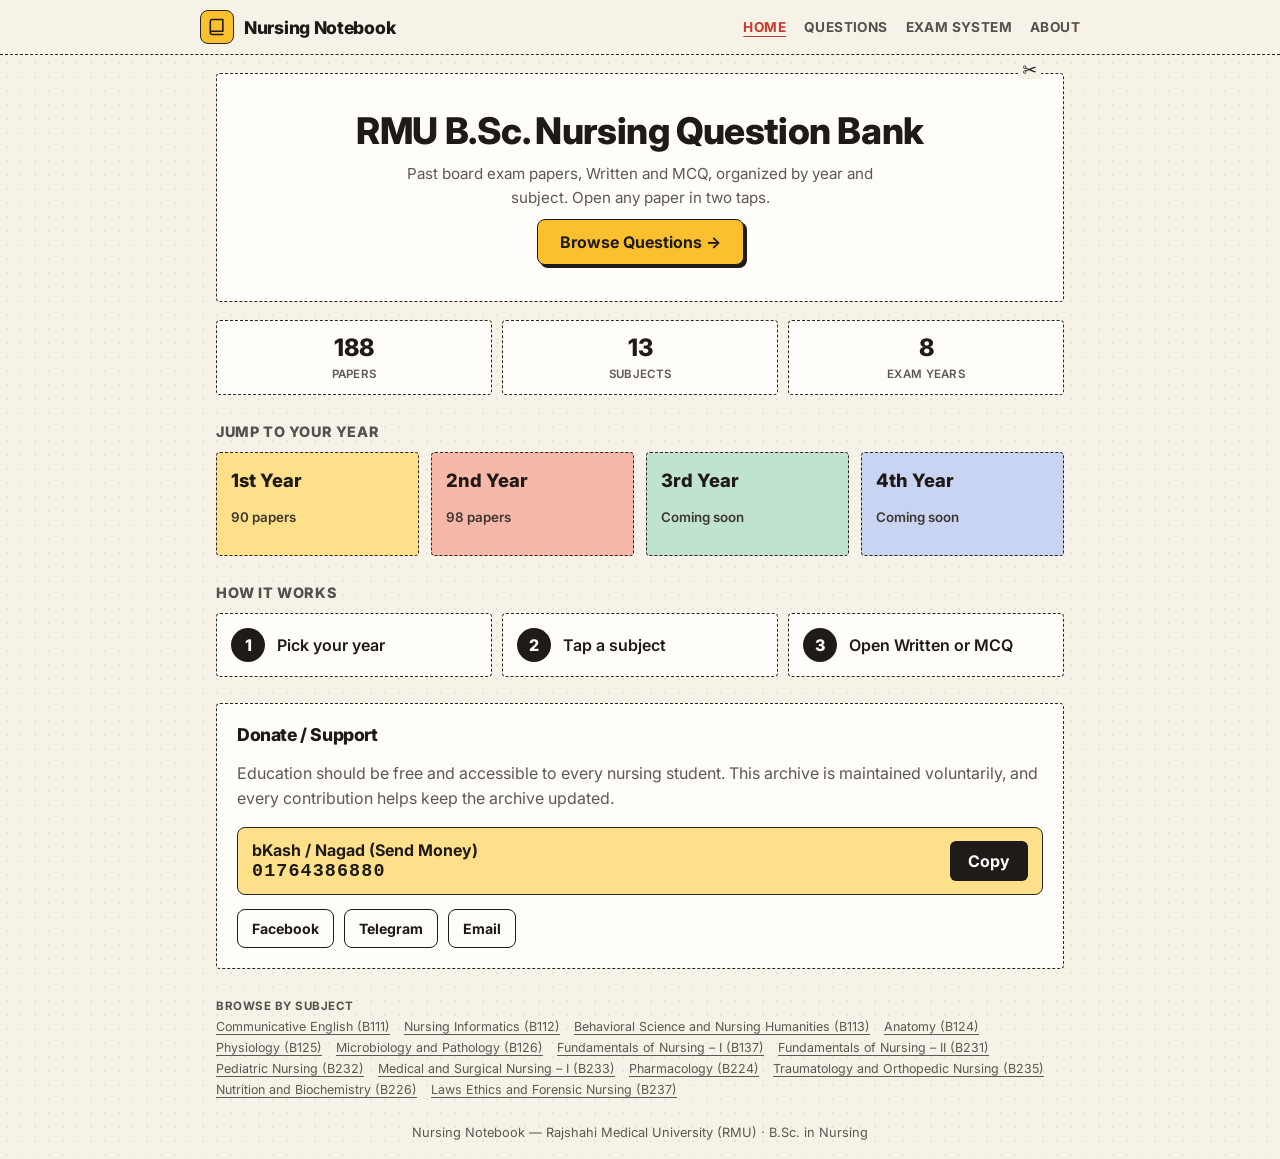
<file: index.html>
<!DOCTYPE html><html lang="en"><head><meta charset="UTF-8"><meta name="viewport" content="width=device-width,initial-scale=1,viewport-fit=cover"><meta name="theme-color" content="#f7f2e7">
<!--SEO--><title>Nursing Notebook | RMU B.Sc. Nursing Question Bank (Written &amp; MCQ)</title><meta name="description" content="Free RMU B.Sc. in Nursing past question papers: 188 Written and MCQ papers, 2018 to 2025, sorted by year and subject with BNMC subject codes."><link rel="canonical" href="https://nursing-notebook.vercel.app/"><meta property="og:type" content="website"><meta property="og:site_name" content="Nursing Notebook"><meta property="og:title" content="Nursing Notebook | RMU B.Sc. Nursing Question Bank (Written &amp; MCQ)"><meta property="og:description" content="Free RMU B.Sc. in Nursing past question papers: 188 Written and MCQ papers, 2018 to 2025, sorted by year and subject with BNMC subject codes."><meta property="og:url" content="https://nursing-notebook.vercel.app/"><meta name="twitter:card" content="summary"><!--/SEO-->

<link rel="preconnect" href="https://fonts.googleapis.com"><link rel="preconnect" href="https://fonts.gstatic.com" crossorigin><link href="https://fonts.googleapis.com/css2?family=Inter:wght@400;500;600;700;800&display=swap" rel="stylesheet"><link rel="stylesheet" href="style.css"></head><body>
<header class="top"><div class="top-in"><a class="brand" href="#home"><span class="mark"><svg viewBox="0 0 24 24" width="20" height="20" fill="none" stroke="currentColor" stroke-width="1.9" stroke-linecap="round" stroke-linejoin="round" aria-hidden="true"><path d="M4 19V5a2 2 0 0 1 2-2h13v14H6a2 2 0 0 0-2 2z"/><path d="M4 19a2 2 0 0 0 2 2h13"/></svg></span>Nursing Notebook</a>
<nav class="dnav" aria-label="Main"><a href="#home" data-r="home">Home</a><a href="#questions" data-r="questions">Questions</a><a href="exam-system.html">Exam System</a><a href="about.html">About</a></nav></div></header>
<main id="app"><!--SSR--><div class="page"><h1>RMU B.Sc. Nursing Question Bank</h1><p class="sub">Free RMU B.Sc. in Nursing past question papers: 188 Written and MCQ papers, 2018 to 2025, sorted by year and subject with BNMC subject codes.</p><h2 class="sec">1st Year</h2><p><a href="subject/b111.html">Communicative English</a> · <a href="subject/b112.html">Nursing Informatics</a> · <a href="subject/b113.html">Behavioral Science and Nursing Humanities</a> · <a href="subject/b124.html">Anatomy</a> · <a href="subject/b125.html">Physiology</a> · <a href="subject/b126.html">Microbiology and Pathology</a> · <a href="subject/b137.html">Fundamentals of Nursing – I</a></p><h2 class="sec">2nd Year</h2><p><a href="subject/b231.html">Fundamentals of Nursing – II</a> · <a href="subject/b232.html">Pediatric Nursing</a> · <a href="subject/b233.html">Medical and Surgical Nursing – I</a> · <a href="subject/b224.html">Pharmacology</a> · <a href="subject/b235.html">Traumatology and Orthopedic Nursing</a> · <a href="subject/b226.html">Nutrition and Biochemistry</a> · <a href="subject/b237.html">Laws Ethics and Forensic Nursing</a></p><h2 class="sec">3rd Year</h2><p></p><h2 class="sec">4th Year</h2><p></p></div><!--/SSR--></main>
<!--SUBS--><nav class="sublinks" aria-label="Browse by subject"><b>Browse by subject</b><a href="subject/b111.html">Communicative English (B111)</a><a href="subject/b112.html">Nursing Informatics (B112)</a><a href="subject/b113.html">Behavioral Science and Nursing Humanities (B113)</a><a href="subject/b124.html">Anatomy (B124)</a><a href="subject/b125.html">Physiology (B125)</a><a href="subject/b126.html">Microbiology and Pathology (B126)</a><a href="subject/b137.html">Fundamentals of Nursing – I (B137)</a><a href="subject/b231.html">Fundamentals of Nursing – II (B231)</a><a href="subject/b232.html">Pediatric Nursing (B232)</a><a href="subject/b233.html">Medical and Surgical Nursing – I (B233)</a><a href="subject/b224.html">Pharmacology (B224)</a><a href="subject/b235.html">Traumatology and Orthopedic Nursing (B235)</a><a href="subject/b226.html">Nutrition and Biochemistry (B226)</a><a href="subject/b237.html">Laws Ethics and Forensic Nursing (B237)</a></nav><!--/SUBS-->
<footer>Nursing Notebook — Rajshahi Medical University (RMU) · B.Sc. in Nursing</footer>
<nav class="bnav" aria-label="Main"><a href="#home" data-r="home"><span><svg viewBox="0 0 24 24" width="22" height="22" fill="none" stroke="currentColor" stroke-width="1.9" stroke-linecap="round" stroke-linejoin="round" aria-hidden="true"><path d="M3 11l9-8 9 8"/><path d="M5 10v10h14V10"/><path d="M10 20v-6h4v6"/></svg></span>Home</a><a href="#questions" data-r="questions"><span><svg viewBox="0 0 24 24" width="22" height="22" fill="none" stroke="currentColor" stroke-width="1.9" stroke-linecap="round" stroke-linejoin="round" aria-hidden="true"><path d="M14 3H6a1 1 0 0 0-1 1v16a1 1 0 0 0 1 1h12a1 1 0 0 0 1-1V8z"/><path d="M14 3v5h5"/><path d="M9 13h6M9 17h6"/></svg></span>Questions</a><a href="exam-system.html"><span><svg viewBox="0 0 24 24" width="22" height="22" fill="none" stroke="currentColor" stroke-width="1.9" stroke-linecap="round" stroke-linejoin="round" aria-hidden="true"><rect x="6" y="4" width="12" height="17" rx="2"/><path d="M9 4h6v3H9z"/><path d="M9.5 14l2 2 3.5-4"/></svg></span>Exam</a><a href="about.html"><span><svg viewBox="0 0 24 24" width="22" height="22" fill="none" stroke="currentColor" stroke-width="1.9" stroke-linecap="round" stroke-linejoin="round" aria-hidden="true"><circle cx="12" cy="12" r="9"/><path d="M12 11v5"/><path d="M12 8h.01"/></svg></span>About</a></nav>
<div class="toast" id="toast" role="status"></div>
<script src="data.js"></script><script src="app.js"></script></body></html>
</file>
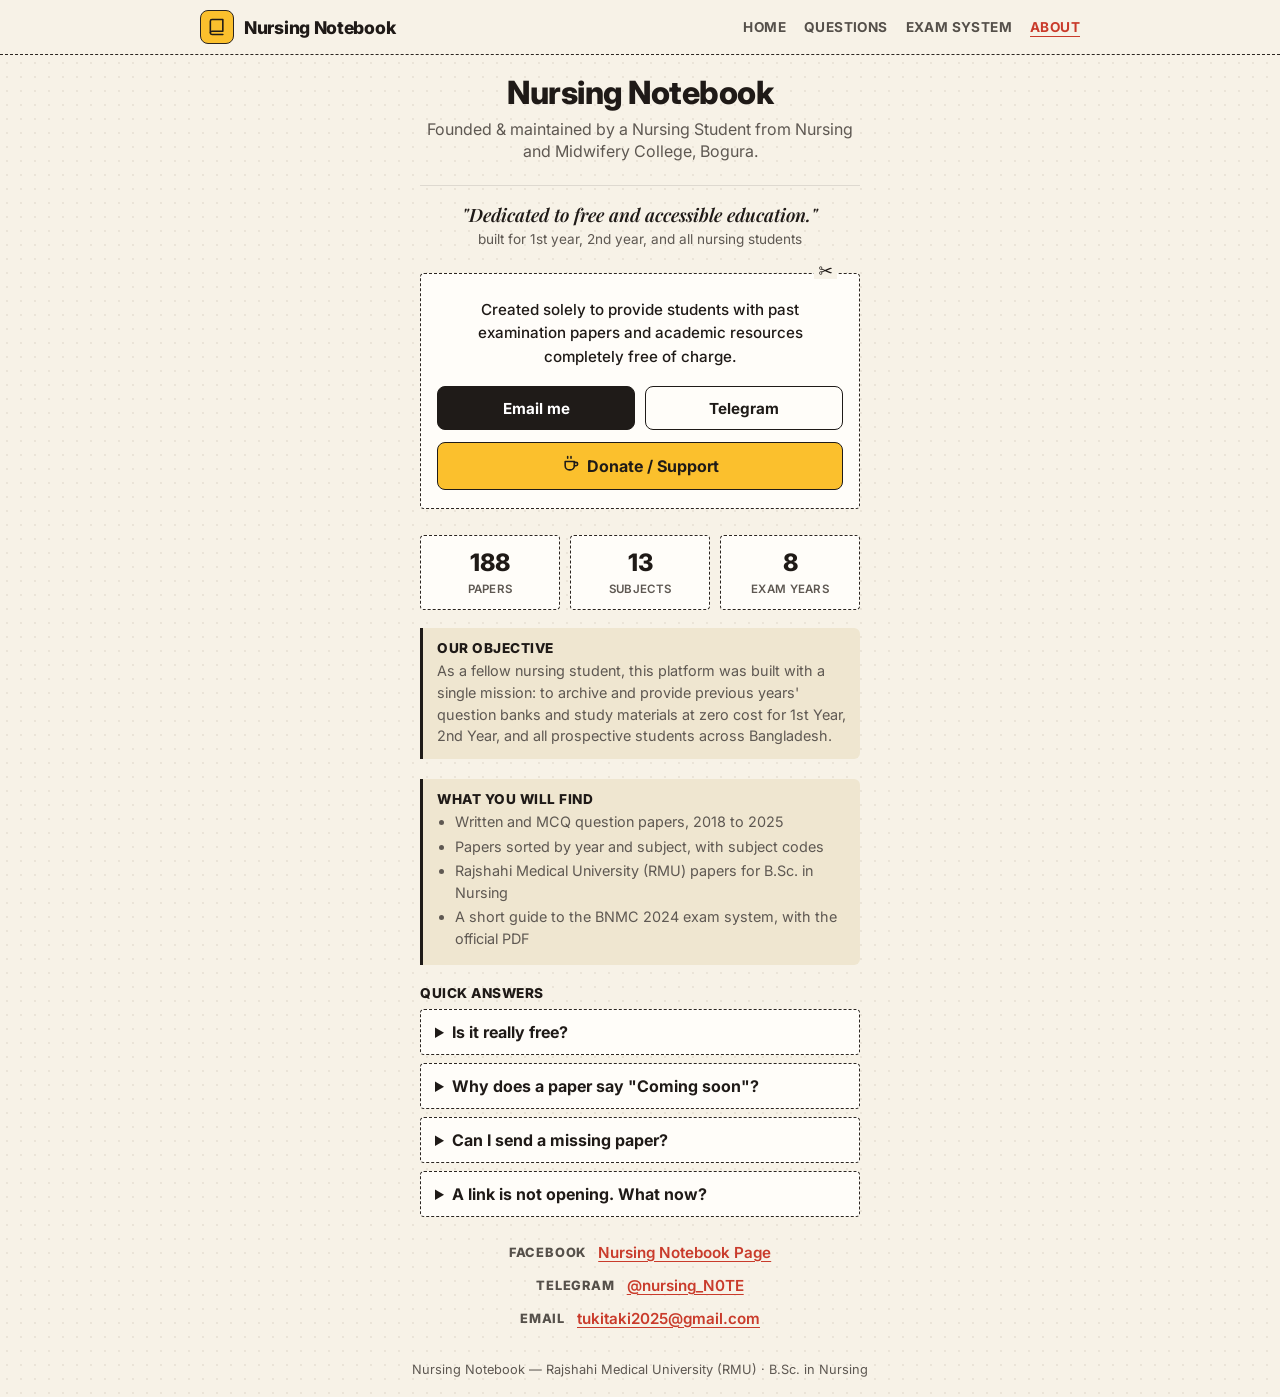
<file: about.html>
<!DOCTYPE html><html lang="en"><head><meta charset="UTF-8"><meta name="viewport" content="width=device-width,initial-scale=1,viewport-fit=cover"><meta name="theme-color" content="#f7f2e7">
<!--SEO--><title>About Nursing Notebook | Free RMU Nursing Question Papers</title><meta name="description" content="About Nursing Notebook: a free archive of RMU B.Sc. Nursing past question papers, by a nursing student from Nursing and Midwifery College, Bogura."><link rel="canonical" href="https://nursing-notebook.vercel.app/about.html"><meta property="og:type" content="website"><meta property="og:site_name" content="Nursing Notebook"><meta property="og:title" content="About Nursing Notebook | Free RMU Nursing Question Papers"><meta property="og:description" content="About Nursing Notebook: a free archive of RMU B.Sc. Nursing past question papers, by a nursing student from Nursing and Midwifery College, Bogura."><meta property="og:url" content="https://nursing-notebook.vercel.app/about.html"><meta name="twitter:card" content="summary"><!--/SEO-->

<link rel="preconnect" href="https://fonts.googleapis.com"><link rel="preconnect" href="https://fonts.gstatic.com" crossorigin><link href="https://fonts.googleapis.com/css2?family=Inter:wght@400;500;600;700;800&family=Playfair+Display:ital,wght@1,600&display=swap" rel="stylesheet"><link rel="stylesheet" href="style.css"></head><body>
<header class="top"><div class="top-in"><a class="brand" href="index.html#home"><span class="mark"><svg viewBox="0 0 24 24" width="20" height="20" fill="none" stroke="currentColor" stroke-width="1.9" stroke-linecap="round" stroke-linejoin="round" aria-hidden="true"><path d="M4 19V5a2 2 0 0 1 2-2h13v14H6a2 2 0 0 0-2 2z"/><path d="M4 19a2 2 0 0 0 2 2h13"/></svg></span>Nursing Notebook</a>
<nav class="dnav" aria-label="Main"><a href="index.html#home">Home</a><a href="index.html#questions">Questions</a><a href="exam-system.html">Exam System</a><a href="about.html" class="on">About</a></nav></div></header>
<main><div class="ab page">
<h1 class="ab-t">Nursing Notebook</h1>
<p class="ab-tag">Founded &amp; maintained by a Nursing Student from Nursing and Midwifery College, Bogura.</p>
<div class="ab-q"><div class="ab-qt">"Dedicated to free and accessible education."</div><div class="ab-qs">built for 1st year, 2nd year, and all nursing students</div></div>
<div class="coupon"><div class="scis">&#9986;</div>
<p class="ab-bio">Created solely to provide students with past examination papers and academic resources completely free of charge.</p>
<div class="ab-row"><a href="mailto:tukitaki2025@gmail.com" class="b-dark">Email me</a><a href="https://t.me/nursing_N0TE" target="_blank" rel="noopener noreferrer" class="b-out">Telegram</a></div>
<button class="b-cof" id="dt" aria-expanded="false" aria-controls="ds"><span><svg viewBox="0 0 24 24" width="20" height="20" fill="none" stroke="currentColor" stroke-width="1.9" stroke-linecap="round" stroke-linejoin="round" aria-hidden="true"><path d="M5 9h11v5a5 5 0 0 1-5 5h-1a5 5 0 0 1-5-5z"/><path d="M16 10h2a2 2 0 0 1 0 4h-2"/><path d="M8 3v2M12 3v2"/></svg></span> Donate / Support</button>
<div class="dsec" id="ds"><div class="sdiv"></div><p class="ab-note">Every contribution helps keep the archive updated.</p>
<div class="sm"><span class="sm-l">bKash / Nagad (Send Money):</span><div class="npill"><span id="num"></span><button class="cbtn" id="cb" aria-label="Copy payment number">Copy</button></div></div>
<span class="cnote" id="cn" role="status">Copied!</span></div></div>
<div class="stats" aria-label="Archive statistics"><div class="stat"><b id="sP">0</b><span>Papers</span></div><div class="stat"><b id="sS">0</b><span>Subjects</span></div><div class="stat"><b id="sY">0</b><span>Exam years</span></div></div>
<div class="purpose"><div class="pt">Our Objective</div><p>As a fellow nursing student, this platform was built with a single mission: to archive and provide previous years' question banks and study materials at zero cost for 1st Year, 2nd Year, and all prospective students across Bangladesh.</p></div>
<div class="purpose"><div class="pt">What You Will Find</div><ul><li>Written and MCQ question papers, 2018 to 2025</li><li>Papers sorted by year and subject, with subject codes</li><li>Rajshahi Medical University (RMU) papers for B.Sc. in Nursing</li><li>A short guide to the BNMC 2024 exam system, with the official PDF</li></ul></div>
<div class="faq"><div class="pt" style="margin-bottom:8px">Quick Answers</div>
<details class="f"><summary>Is it really free?</summary><p>Yes. Every paper is free to view and always will be.</p></details>
<details class="f"><summary>Why does a paper say "Coming soon"?</summary><p>It has not been collected yet. It will appear once it is added.</p></details>
<details class="f"><summary>Can I send a missing paper?</summary><p>Yes. Message us on Telegram or email, and we will add it.</p></details>
<details class="f"><summary>A link is not opening. What now?</summary><p>Tell us on Telegram or Facebook, and we will fix it.</p></details></div>
<div class="links"><div class="lr"><span class="ll">FACEBOOK</span><a class="lt" href="https://www.facebook.com/profile.php?id=61595863536930" target="_blank" rel="noopener noreferrer">Nursing Notebook Page</a></div>
<div class="lr"><span class="ll">TELEGRAM</span><a class="lt" href="https://t.me/nursing_N0TE" target="_blank" rel="noopener noreferrer">@nursing_N0TE</a></div>
<div class="lr"><span class="ll">EMAIL</span><a class="lt" href="mailto:tukitaki2025@gmail.com">tukitaki2025@gmail.com</a></div></div>
</div></main>
<footer>Nursing Notebook — Rajshahi Medical University (RMU) · B.Sc. in Nursing</footer>
<nav class="bnav" aria-label="Main"><a href="index.html#home"><span><svg viewBox="0 0 24 24" width="22" height="22" fill="none" stroke="currentColor" stroke-width="1.9" stroke-linecap="round" stroke-linejoin="round" aria-hidden="true"><path d="M3 11l9-8 9 8"/><path d="M5 10v10h14V10"/><path d="M10 20v-6h4v6"/></svg></span>Home</a><a href="index.html#questions"><span><svg viewBox="0 0 24 24" width="22" height="22" fill="none" stroke="currentColor" stroke-width="1.9" stroke-linecap="round" stroke-linejoin="round" aria-hidden="true"><path d="M14 3H6a1 1 0 0 0-1 1v16a1 1 0 0 0 1 1h12a1 1 0 0 0 1-1V8z"/><path d="M14 3v5h5"/><path d="M9 13h6M9 17h6"/></svg></span>Questions</a><a href="exam-system.html"><span><svg viewBox="0 0 24 24" width="22" height="22" fill="none" stroke="currentColor" stroke-width="1.9" stroke-linecap="round" stroke-linejoin="round" aria-hidden="true"><rect x="6" y="4" width="12" height="17" rx="2"/><path d="M9 4h6v3H9z"/><path d="M9.5 14l2 2 3.5-4"/></svg></span>Exam</a><a href="about.html" class="on"><span><svg viewBox="0 0 24 24" width="22" height="22" fill="none" stroke="currentColor" stroke-width="1.9" stroke-linecap="round" stroke-linejoin="round" aria-hidden="true"><circle cx="12" cy="12" r="9"/><path d="M12 11v5"/><path d="M12 8h.01"/></svg></span>About</a></nav>
<script src="data.js"></script>
<script>
const $=s=>document.getElementById(s);$('num').textContent=PAY_NUMBER;
$('dt').onclick=()=>{const v=$('ds').classList.toggle('show');$('dt').setAttribute('aria-expanded',v)};
function ok(){$('cb').textContent='Copied!';$('cn').classList.add('on');setTimeout(()=>{$('cb').textContent='Copy';$('cn').classList.remove('on')},2000)}
function fb(){try{const t=document.createElement('textarea');t.value=PAY_NUMBER;document.body.appendChild(t);t.select();document.execCommand('copy');t.remove();ok()}catch(e){$('cn').textContent='Copy failed';$('cn').classList.add('on')}}
$('cb').onclick=()=>navigator.clipboard?navigator.clipboard.writeText(PAY_NUMBER).then(ok).catch(fb):fb();
let p=0,s=0;PROGRAM.forEach(y=>y.subjects.forEach(x=>{const n=Object.values(x.papers).reduce((a,l)=>a+l.length,0);p+=n;if(n)s++}));
$('sP').textContent=p;$('sS').textContent=s;$('sY').textContent=EXAM_YEARS.length;
</script></body></html>
</file>
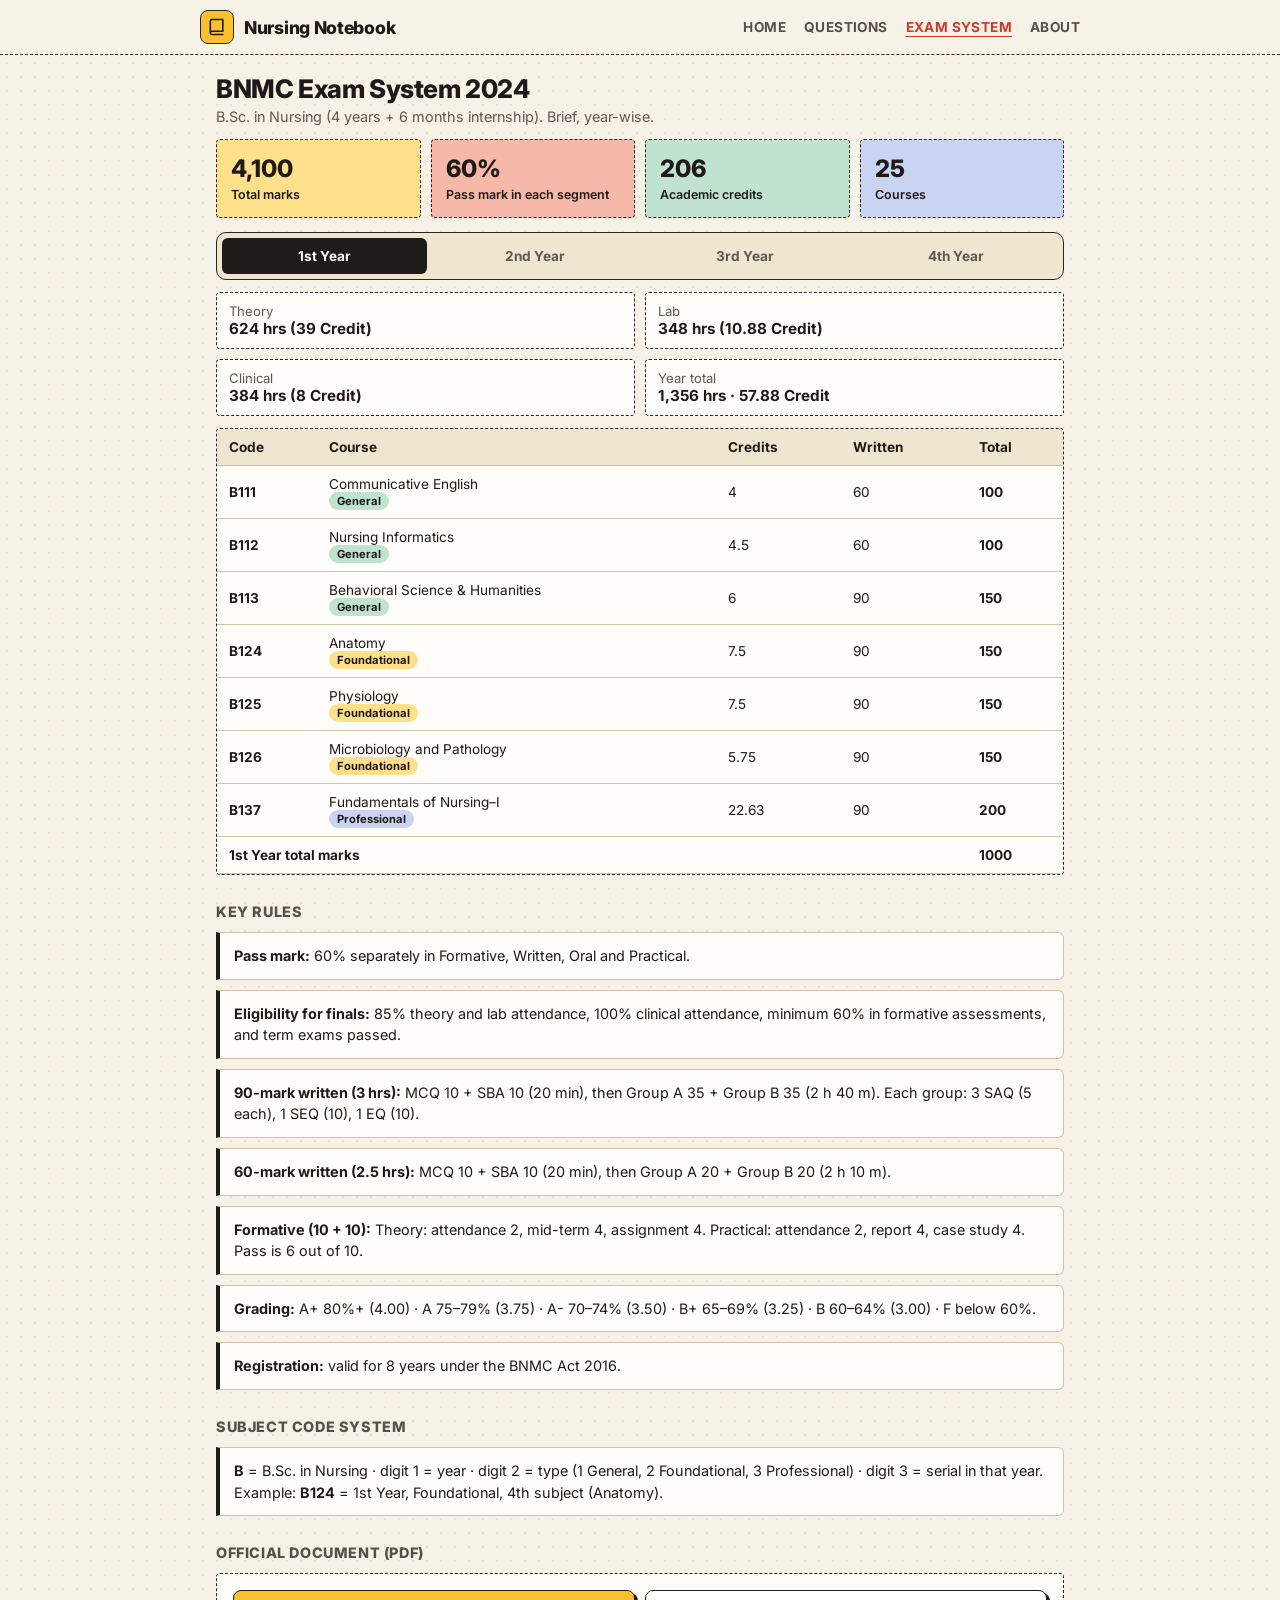
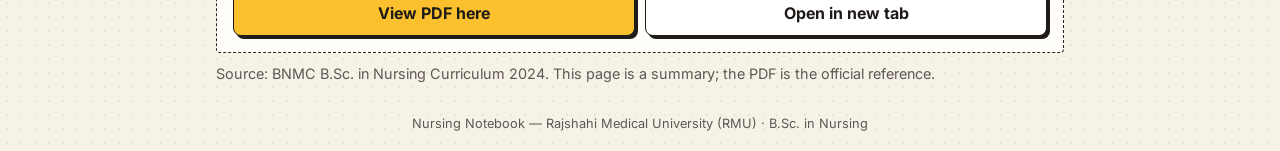
<file: exam-system.html>
<!DOCTYPE html><html lang="en"><head><meta charset="UTF-8"><meta name="viewport" content="width=device-width,initial-scale=1,viewport-fit=cover"><meta name="theme-color" content="#f7f2e7">
<!--SEO--><title>BNMC B.Sc. Nursing Exam System 2024: Marks, Credit, Pass Rules | Nursing Notebook</title><meta name="description" content="BNMC B.Sc. in Nursing 2024 exam system in brief: year-wise credit, hours, marks, pass criteria and question pattern."><link rel="canonical" href="https://nursing-notebook.vercel.app/exam-system.html"><meta property="og:type" content="website"><meta property="og:site_name" content="Nursing Notebook"><meta property="og:title" content="BNMC B.Sc. Nursing Exam System 2024: Marks, Credit, Pass Rules | Nursing Notebook"><meta property="og:description" content="BNMC B.Sc. in Nursing 2024 exam system in brief: year-wise credit, hours, marks, pass criteria and question pattern."><meta property="og:url" content="https://nursing-notebook.vercel.app/exam-system.html"><meta name="twitter:card" content="summary"><!--/SEO-->

<link rel="preconnect" href="https://fonts.googleapis.com"><link rel="preconnect" href="https://fonts.gstatic.com" crossorigin><link href="https://fonts.googleapis.com/css2?family=Inter:wght@400;500;600;700;800&display=swap" rel="stylesheet"><link rel="stylesheet" href="style.css"></head><body>
<header class="top"><div class="top-in"><a class="brand" href="index.html#home"><span class="mark"><svg viewBox="0 0 24 24" width="20" height="20" fill="none" stroke="currentColor" stroke-width="1.9" stroke-linecap="round" stroke-linejoin="round" aria-hidden="true"><path d="M4 19V5a2 2 0 0 1 2-2h13v14H6a2 2 0 0 0-2 2z"/><path d="M4 19a2 2 0 0 0 2 2h13"/></svg></span>Nursing Notebook</a>
<nav class="dnav" aria-label="Main"><a href="index.html#home">Home</a><a href="index.html#questions">Questions</a><a href="exam-system.html" class="on">Exam System</a><a href="about.html">About</a></nav></div></header>
<main id="app"><!--SSR--><div class="page"><h1>BNMC B.Sc. in Nursing Exam System 2024</h1><p class="sub">4-year course plus 6 months internship. 25 courses, 206 academic credit, 4,100 total marks. Pass mark is 60% in each segment (written, oral, practical, formative). Grades run from A+ (80% and above) to B (60% to under 65%); below 60% is F.</p></div><!--/SSR--></main>
<footer>Nursing Notebook — Rajshahi Medical University (RMU) · B.Sc. in Nursing</footer>
<nav class="bnav" aria-label="Main"><a href="index.html#home"><span><svg viewBox="0 0 24 24" width="22" height="22" fill="none" stroke="currentColor" stroke-width="1.9" stroke-linecap="round" stroke-linejoin="round" aria-hidden="true"><path d="M3 11l9-8 9 8"/><path d="M5 10v10h14V10"/><path d="M10 20v-6h4v6"/></svg></span>Home</a><a href="index.html#questions"><span><svg viewBox="0 0 24 24" width="22" height="22" fill="none" stroke="currentColor" stroke-width="1.9" stroke-linecap="round" stroke-linejoin="round" aria-hidden="true"><path d="M14 3H6a1 1 0 0 0-1 1v16a1 1 0 0 0 1 1h12a1 1 0 0 0 1-1V8z"/><path d="M14 3v5h5"/><path d="M9 13h6M9 17h6"/></svg></span>Questions</a><a href="exam-system.html" class="on"><span><svg viewBox="0 0 24 24" width="22" height="22" fill="none" stroke="currentColor" stroke-width="1.9" stroke-linecap="round" stroke-linejoin="round" aria-hidden="true"><rect x="6" y="4" width="12" height="17" rx="2"/><path d="M9 4h6v3H9z"/><path d="M9.5 14l2 2 3.5-4"/></svg></span>Exam</a><a href="about.html"><span><svg viewBox="0 0 24 24" width="22" height="22" fill="none" stroke="currentColor" stroke-width="1.9" stroke-linecap="round" stroke-linejoin="round" aria-hidden="true"><circle cx="12" cy="12" r="9"/><path d="M12 11v5"/><path d="M12 8h.01"/></svg></span>About</a></nav>
<script src="data.js"></script>
<script>
const $=s=>document.querySelector(s);let y=1,pdf=false;
const ord=['1st','2nd','3rd','4th'];
function rows(){return EXAM[y].map(c=>`<tr><td><b>${c[0]}</b></td><td>${c[1]}<br><span class="cat c${c[0][2]}">${CAT[c[0][2]]}</span></td><td>${c[2]}</td><td>${c[3]}</td><td><b>${c[4]}</b></td></tr>`).join('')}
function view(){const s=YSUM[y];
$('#app').innerHTML=`<div class="page"><h1 style="font-size:1.6rem">BNMC Exam System 2024</h1><p class="sub">B.Sc. in Nursing (4 years + 6 months internship). Brief, year-wise.</p>
<div class="g4"><div class="big y0"><b>4,100</b><span>Total marks</span></div><div class="big y1"><b>60%</b><span>Pass mark in each segment</span></div><div class="big y2"><b>206</b><span>Academic credits</span></div><div class="big y3"><b>25</b><span>Courses</span></div></div>
<div class="tabs">${[1,2,3,4].map(i=>`<button class="${i===y?'on':''}" onclick="y=${i};view()">${ord[i-1]} Year</button>`).join('')}</div>
<div class="sum"><div>Theory<b>${s.th}</b></div><div>Lab<b>${s.lab}</b></div><div>Clinical<b>${s.cl}</b></div><div>Year total<b>${s.tot}</b></div></div>
<div class="tw"><table><tr><th>Code</th><th>Course</th><th>Credits</th><th>Written</th><th>Total</th></tr>${rows()}<tr><td colspan="4"><b>${ord[y-1]} Year total marks</b></td><td><b>${s.m}</b></td></tr></table></div>
<h2 class="sec">Key rules</h2><div class="rules">
<div class="rule"><b>Pass mark:</b> 60% separately in Formative, Written, Oral and Practical.</div>
<div class="rule"><b>Eligibility for finals:</b> 85% theory and lab attendance, 100% clinical attendance, minimum 60% in formative assessments, and term exams passed.</div>
<div class="rule"><b>90-mark written (3 hrs):</b> MCQ 10 + SBA 10 (20 min), then Group A 35 + Group B 35 (2 h 40 m). Each group: 3 SAQ (5 each), 1 SEQ (10), 1 EQ (10).</div>
<div class="rule"><b>60-mark written (2.5 hrs):</b> MCQ 10 + SBA 10 (20 min), then Group A 20 + Group B 20 (2 h 10 m).</div>
<div class="rule"><b>Formative (10 + 10):</b> Theory: attendance 2, mid-term 4, assignment 4. Practical: attendance 2, report 4, case study 4. Pass is 6 out of 10.</div>
<div class="rule"><b>Grading:</b> A+ 80%+ (4.00) · A 75–79% (3.75) · A- 70–74% (3.50) · B+ 65–69% (3.25) · B 60–64% (3.00) · F below 60%.</div>
<div class="rule"><b>Registration:</b> valid for 8 years under the BNMC Act 2016.</div></div>
<h2 class="sec">Subject code system</h2><div class="rule"><b>B</b> = B.Sc. in Nursing · digit 1 = year · digit 2 = type (1 General, 2 Foundational, 3 Professional) · digit 3 = serial in that year.<br>Example: <b>B124</b> = 1st Year, Foundational, 4th subject (Anatomy).</div>
<h2 class="sec">Official document (PDF)</h2><div class="card"><div class="pdfbar"><button class="cta" style="animation:none" onclick="pdf=!pdf;tp()" id="pb">${pdf?'Hide PDF':'View PDF here'}</button><a class="cta" style="animation:none;background:#fff;border:1.5px solid var(--teal);color:var(--dark)" href="https://drive.google.com/file/d/${BNMC_PDF}/view" target="_blank" rel="noopener noreferrer">Open in new tab</a></div><div id="pf">${pdf?frame():''}</div></div>
<p class="sub" style="margin-top:12px">Source: BNMC B.Sc. in Nursing Curriculum 2024. This page is a summary; the PDF is the official reference.</p></div>`}
function frame(){return `<iframe class="pdf" style="margin-top:12px" src="https://drive.google.com/file/d/${BNMC_PDF}/preview" title="BNMC Examination System 2024 (PDF)" loading="lazy"></iframe>`}
function tp(){$('#pf').innerHTML=pdf?frame():'';$('#pb').textContent=pdf?'Hide PDF':'View PDF here'}
view();
</script></body></html>
</file>
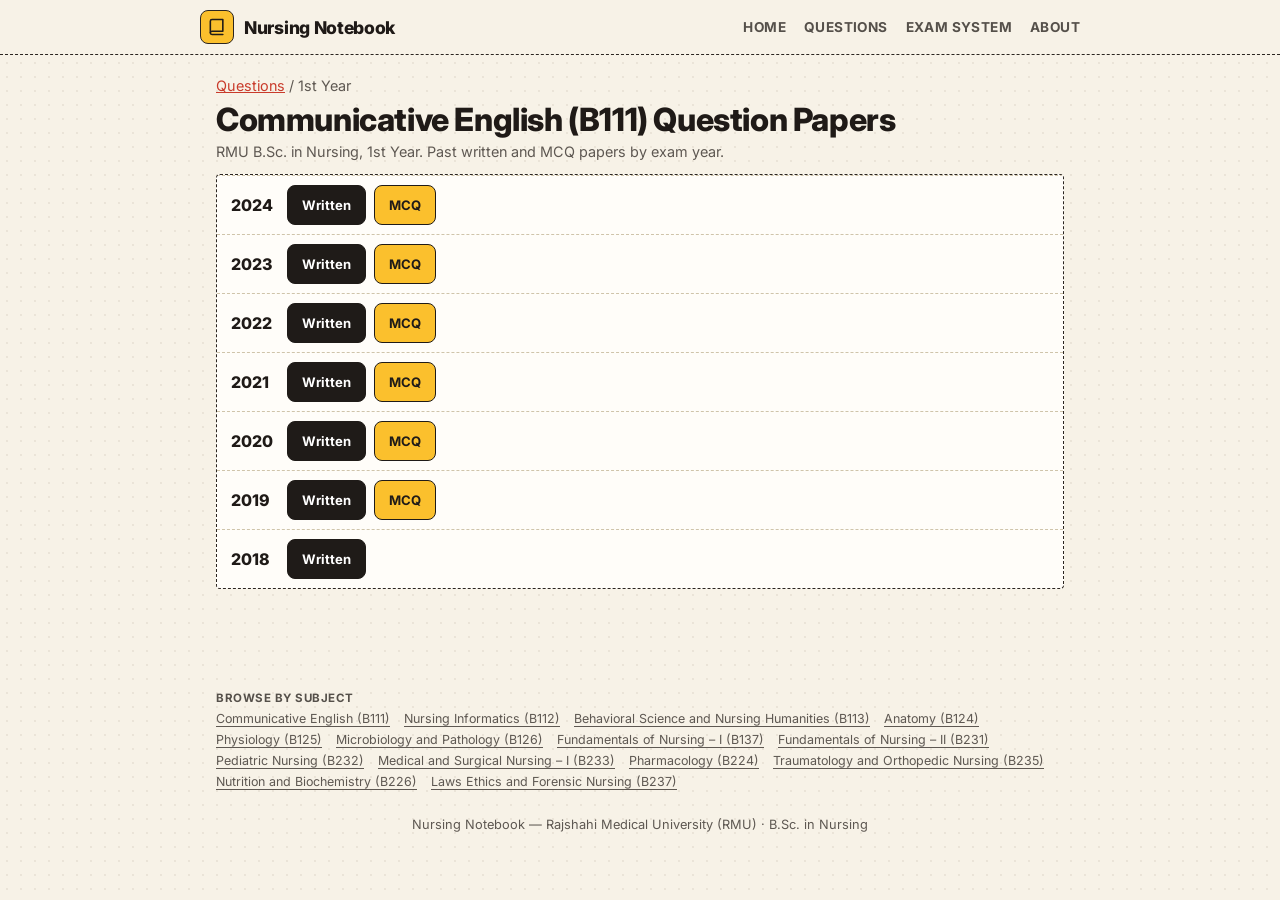
<file: subject/b111.html>
<!DOCTYPE html><html lang="en"><head><meta charset="UTF-8"><meta name="viewport" content="width=device-width,initial-scale=1,viewport-fit=cover"><meta name="theme-color" content="#f7f2e7">
<!--SEO--><title>Communicative English (B111) Question Papers | RMU B.Sc. Nursing | Nursing Notebook</title><meta name="description" content="Communicative English (B111) past question papers for RMU B.Sc. in Nursing, 1st Year. Written and MCQ, 2018 to 2025."><link rel="canonical" href="https://nursing-notebook.vercel.app/subject/b111.html"><meta property="og:type" content="website"><meta property="og:site_name" content="Nursing Notebook"><meta property="og:title" content="Communicative English (B111) Question Papers | RMU B.Sc. Nursing | Nursing Notebook"><meta property="og:description" content="Communicative English (B111) past question papers for RMU B.Sc. in Nursing, 1st Year. Written and MCQ, 2018 to 2025."><meta property="og:url" content="https://nursing-notebook.vercel.app/subject/b111.html"><meta name="twitter:card" content="summary"><!--/SEO--><link rel="preconnect" href="https://fonts.googleapis.com"><link rel="preconnect" href="https://fonts.gstatic.com" crossorigin><link href="https://fonts.googleapis.com/css2?family=Inter:wght@400;500;600;700;800&display=swap" rel="stylesheet"><link rel="stylesheet" href="../style.css"></head><body>
<header class="top"><div class="top-in"><a class="brand" href="../index.html#home"><span class="mark"><svg viewBox="0 0 24 24" width="20" height="20" fill="none" stroke="currentColor" stroke-width="1.9" stroke-linecap="round" stroke-linejoin="round" aria-hidden="true"><path d="M4 19V5a2 2 0 0 1 2-2h13v14H6a2 2 0 0 0-2 2z"/><path d="M4 19a2 2 0 0 0 2 2h13"/></svg></span>Nursing Notebook</a>
<nav class="dnav" aria-label="Main"><a href="../index.html#home">Home</a><a href="../index.html#questions">Questions</a><a href="../exam-system.html">Exam System</a><a href="../about.html">About</a></nav></div></header>
<main><div class="page"><p class="sub"><a href="../index.html#questions">Questions</a> / 1st Year</p>
<h1 style="margin:6px 0 4px">Communicative English (B111) Question Papers</h1>
<p class="sub" style="margin-bottom:14px">RMU B.Sc. in Nursing, 1st Year. Past written and MCQ papers by exam year.</p>
<div class="acc open"><div class="body"><div><div class="yr"><b>2024</b><div class="bt"><a class="pb" href="https://drive.google.com/file/d/1UhdPtR6bbXPHeZYxHCmcJqvo2mJZxxkQ/view?usp=drivesdk" target="_blank" rel="noopener noreferrer">Written</a><a class="pb m" href="https://drive.google.com/file/d/1hNyff34NKbnKFXGHpTUiPTaD2QFHPKBj/view?usp=drivesdk" target="_blank" rel="noopener noreferrer">MCQ</a></div></div><div class="yr"><b>2023</b><div class="bt"><a class="pb" href="https://drive.google.com/file/d/1PLPej3n082-u8vdUqGsqTbB4bod-GqjQ/view?usp=drivesdk" target="_blank" rel="noopener noreferrer">Written</a><a class="pb m" href="https://drive.google.com/file/d/1D7CDiETfvtzZ30MIwy1t3XujVV-VlGgy/view?usp=drivesdk" target="_blank" rel="noopener noreferrer">MCQ</a></div></div><div class="yr"><b>2022</b><div class="bt"><a class="pb" href="https://drive.google.com/file/d/1cXcI5kVQ05uSHeXNVfa6mSB_08tPw7Sb/view?usp=drivesdk" target="_blank" rel="noopener noreferrer">Written</a><a class="pb m" href="https://drive.google.com/file/d/1S5bMfufBoxIvv8YOK2Q6Q-2mp1zOe6Mn/view?usp=drivesdk" target="_blank" rel="noopener noreferrer">MCQ</a></div></div><div class="yr"><b>2021</b><div class="bt"><a class="pb" href="https://drive.google.com/file/d/1hg25zkBTY1Q_yuX4jHQufN0h7fiou9pf/view?usp=drivesdk" target="_blank" rel="noopener noreferrer">Written</a><a class="pb m" href="https://drive.google.com/file/d/1xaLjivVmIbtQBqGJMPnHuyrVZl8QLFoD/view?usp=drivesdk" target="_blank" rel="noopener noreferrer">MCQ</a></div></div><div class="yr"><b>2020</b><div class="bt"><a class="pb" href="https://drive.google.com/file/d/1_zCQ00oi5PX_1z9ndAKQIvfoVLKOgtNO/view?usp=drivesdk" target="_blank" rel="noopener noreferrer">Written</a><a class="pb m" href="https://drive.google.com/file/d/1ev_2BOHRIVnPXt0rdB8vIM_nSmIAXVfj/view?usp=drivesdk" target="_blank" rel="noopener noreferrer">MCQ</a></div></div><div class="yr"><b>2019</b><div class="bt"><a class="pb" href="https://drive.google.com/file/d/1yPjoO6H1n9Cmim8G7graljAjXa8Z-Fr0/view?usp=drivesdk" target="_blank" rel="noopener noreferrer">Written</a><a class="pb m" href="https://drive.google.com/file/d/1Fb7RLHsP6079mEqvdK7tmRC4aRSqtupQ/view?usp=drivesdk" target="_blank" rel="noopener noreferrer">MCQ</a></div></div><div class="yr"><b>2018</b><div class="bt"><a class="pb" href="https://drive.google.com/file/d/1W4igOj0N_r7qqnPxiJCuJc97N7kHSSnv/view?usp=drivesdk" target="_blank" rel="noopener noreferrer">Written</a></div></div></div></div></div></div></main>
<!--SUBS--><nav class="sublinks" aria-label="Browse by subject"><b>Browse by subject</b><a href="../subject/b111.html">Communicative English (B111)</a><a href="../subject/b112.html">Nursing Informatics (B112)</a><a href="../subject/b113.html">Behavioral Science and Nursing Humanities (B113)</a><a href="../subject/b124.html">Anatomy (B124)</a><a href="../subject/b125.html">Physiology (B125)</a><a href="../subject/b126.html">Microbiology and Pathology (B126)</a><a href="../subject/b137.html">Fundamentals of Nursing – I (B137)</a><a href="../subject/b231.html">Fundamentals of Nursing – II (B231)</a><a href="../subject/b232.html">Pediatric Nursing (B232)</a><a href="../subject/b233.html">Medical and Surgical Nursing – I (B233)</a><a href="../subject/b224.html">Pharmacology (B224)</a><a href="../subject/b235.html">Traumatology and Orthopedic Nursing (B235)</a><a href="../subject/b226.html">Nutrition and Biochemistry (B226)</a><a href="../subject/b237.html">Laws Ethics and Forensic Nursing (B237)</a></nav><!--/SUBS-->
<footer>Nursing Notebook — Rajshahi Medical University (RMU) · B.Sc. in Nursing</footer>
<nav class="bnav" aria-label="Main"><a href="../index.html#home" data-r="home"><span><svg viewBox="0 0 24 24" width="22" height="22" fill="none" stroke="currentColor" stroke-width="1.9" stroke-linecap="round" stroke-linejoin="round" aria-hidden="true"><path d="M3 11l9-8 9 8"/><path d="M5 10v10h14V10"/><path d="M10 20v-6h4v6"/></svg></span>Home</a><a href="../index.html#questions" data-r="questions"><span><svg viewBox="0 0 24 24" width="22" height="22" fill="none" stroke="currentColor" stroke-width="1.9" stroke-linecap="round" stroke-linejoin="round" aria-hidden="true"><path d="M14 3H6a1 1 0 0 0-1 1v16a1 1 0 0 0 1 1h12a1 1 0 0 0 1-1V8z"/><path d="M14 3v5h5"/><path d="M9 13h6M9 17h6"/></svg></span>Questions</a><a href="../exam-system.html"><span><svg viewBox="0 0 24 24" width="22" height="22" fill="none" stroke="currentColor" stroke-width="1.9" stroke-linecap="round" stroke-linejoin="round" aria-hidden="true"><rect x="6" y="4" width="12" height="17" rx="2"/><path d="M9 4h6v3H9z"/><path d="M9.5 14l2 2 3.5-4"/></svg></span>Exam</a><a href="../about.html"><span><svg viewBox="0 0 24 24" width="22" height="22" fill="none" stroke="currentColor" stroke-width="1.9" stroke-linecap="round" stroke-linejoin="round" aria-hidden="true"><circle cx="12" cy="12" r="9"/><path d="M12 11v5"/><path d="M12 8h.01"/></svg></span>About</a></nav></body></html>
</file>
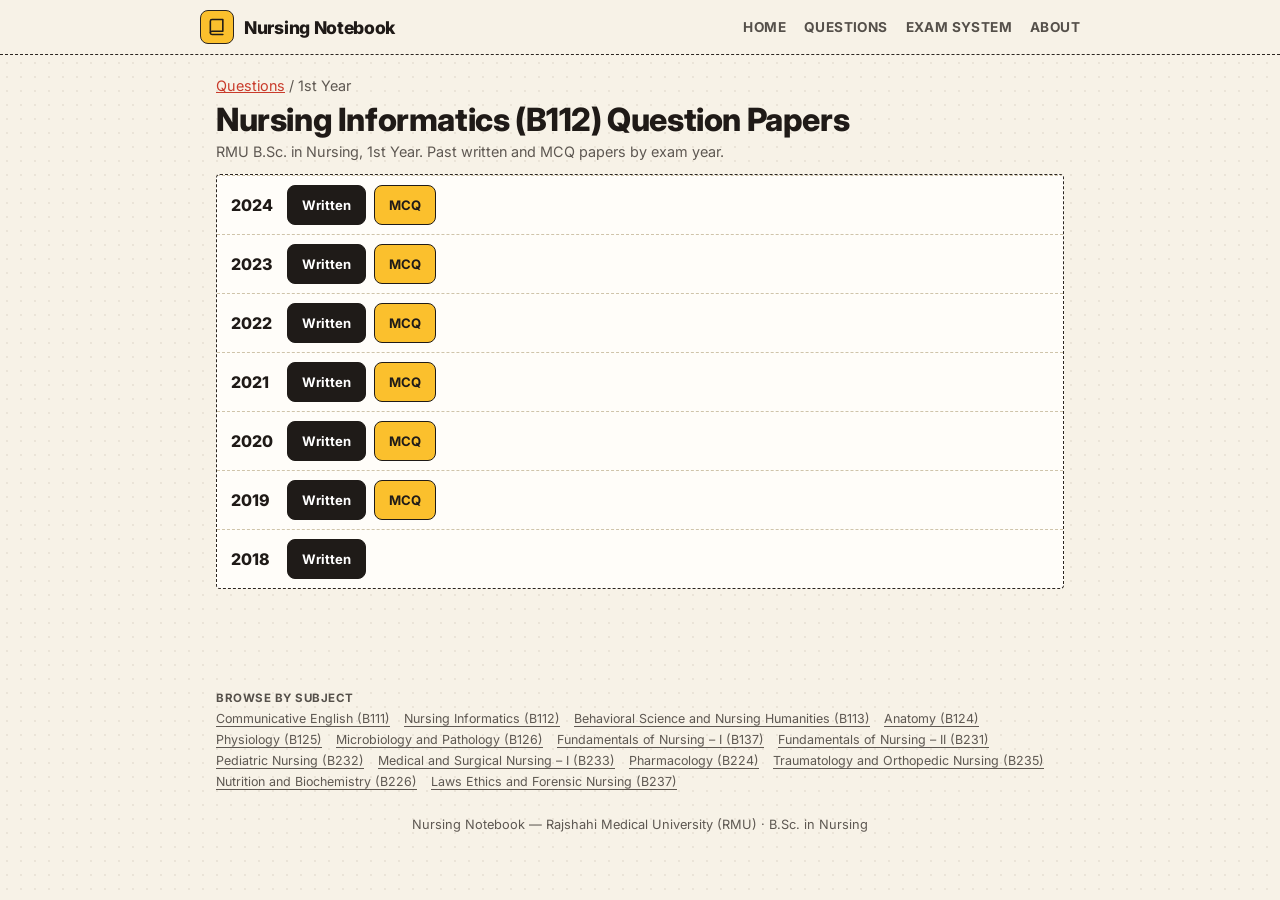
<file: subject/b112.html>
<!DOCTYPE html><html lang="en"><head><meta charset="UTF-8"><meta name="viewport" content="width=device-width,initial-scale=1,viewport-fit=cover"><meta name="theme-color" content="#f7f2e7">
<!--SEO--><title>Nursing Informatics (B112) Question Papers | RMU B.Sc. Nursing | Nursing Notebook</title><meta name="description" content="Nursing Informatics (B112) past question papers for RMU B.Sc. in Nursing, 1st Year. Written and MCQ, 2018 to 2025."><link rel="canonical" href="https://nursing-notebook.vercel.app/subject/b112.html"><meta property="og:type" content="website"><meta property="og:site_name" content="Nursing Notebook"><meta property="og:title" content="Nursing Informatics (B112) Question Papers | RMU B.Sc. Nursing | Nursing Notebook"><meta property="og:description" content="Nursing Informatics (B112) past question papers for RMU B.Sc. in Nursing, 1st Year. Written and MCQ, 2018 to 2025."><meta property="og:url" content="https://nursing-notebook.vercel.app/subject/b112.html"><meta name="twitter:card" content="summary"><!--/SEO--><link rel="preconnect" href="https://fonts.googleapis.com"><link rel="preconnect" href="https://fonts.gstatic.com" crossorigin><link href="https://fonts.googleapis.com/css2?family=Inter:wght@400;500;600;700;800&display=swap" rel="stylesheet"><link rel="stylesheet" href="../style.css"></head><body>
<header class="top"><div class="top-in"><a class="brand" href="../index.html#home"><span class="mark"><svg viewBox="0 0 24 24" width="20" height="20" fill="none" stroke="currentColor" stroke-width="1.9" stroke-linecap="round" stroke-linejoin="round" aria-hidden="true"><path d="M4 19V5a2 2 0 0 1 2-2h13v14H6a2 2 0 0 0-2 2z"/><path d="M4 19a2 2 0 0 0 2 2h13"/></svg></span>Nursing Notebook</a>
<nav class="dnav" aria-label="Main"><a href="../index.html#home">Home</a><a href="../index.html#questions">Questions</a><a href="../exam-system.html">Exam System</a><a href="../about.html">About</a></nav></div></header>
<main><div class="page"><p class="sub"><a href="../index.html#questions">Questions</a> / 1st Year</p>
<h1 style="margin:6px 0 4px">Nursing Informatics (B112) Question Papers</h1>
<p class="sub" style="margin-bottom:14px">RMU B.Sc. in Nursing, 1st Year. Past written and MCQ papers by exam year.</p>
<div class="acc open"><div class="body"><div><div class="yr"><b>2024</b><div class="bt"><a class="pb" href="https://drive.google.com/file/d/1HJI6Y3NEPVr_2UkphDfuT1UMPtIHgNvo/view?usp=drivesdk" target="_blank" rel="noopener noreferrer">Written</a><a class="pb m" href="https://drive.google.com/file/d/10kc5efYsevlaLajDddiNoAi1bcNAyWd9/view?usp=drivesdk" target="_blank" rel="noopener noreferrer">MCQ</a></div></div><div class="yr"><b>2023</b><div class="bt"><a class="pb" href="https://drive.google.com/file/d/1wpBCqDfFa4-RuuXBb4Jvm-54nm3Fc3DF/view?usp=drivesdk" target="_blank" rel="noopener noreferrer">Written</a><a class="pb m" href="https://drive.google.com/file/d/1bzaHVNuqXF0lUexQ1g4NFccWyJkmfLAq/view?usp=drivesdk" target="_blank" rel="noopener noreferrer">MCQ</a></div></div><div class="yr"><b>2022</b><div class="bt"><a class="pb" href="https://drive.google.com/file/d/1vIAEluM8f8ikSkD6zjJy53JNqGkd5yS5/view?usp=drivesdk" target="_blank" rel="noopener noreferrer">Written</a><a class="pb m" href="https://drive.google.com/file/d/1PQHhQpNgphzqQMwj0K-Fo1UWTsyTkamH/view?usp=drivesdk" target="_blank" rel="noopener noreferrer">MCQ</a></div></div><div class="yr"><b>2021</b><div class="bt"><a class="pb" href="https://drive.google.com/file/d/1t6touIli-7wdSNVCAscPLWHXemNN2oAu/view?usp=drivesdk" target="_blank" rel="noopener noreferrer">Written</a><a class="pb m" href="https://drive.google.com/file/d/1p1jnWbPFMCKVXikLGgCPJ4VWxZSud6-T/view?usp=drivesdk" target="_blank" rel="noopener noreferrer">MCQ</a></div></div><div class="yr"><b>2020</b><div class="bt"><a class="pb" href="https://drive.google.com/file/d/16vlWDLTxYuLMRWh7c9a6FOn0iKDUO8v-/view?usp=drivesdk" target="_blank" rel="noopener noreferrer">Written</a><a class="pb m" href="https://drive.google.com/file/d/1yogOhobFRVYGjqeyT_5egea-SThj9hlG/view?usp=drivesdk" target="_blank" rel="noopener noreferrer">MCQ</a></div></div><div class="yr"><b>2019</b><div class="bt"><a class="pb" href="https://drive.google.com/file/d/11tPndr9ABO6Q_JQkwYej1t5hrSNgZSTJ/view?usp=drivesdk" target="_blank" rel="noopener noreferrer">Written</a><a class="pb m" href="https://drive.google.com/file/d/11AxHyeyviVq2PCWoh2oHPYz_yyv5f0Ag/view?usp=drivesdk" target="_blank" rel="noopener noreferrer">MCQ</a></div></div><div class="yr"><b>2018</b><div class="bt"><a class="pb" href="https://drive.google.com/file/d/1I19TIYOAcp7-SQDeBbev7VumVaUjPSFi/view?usp=drivesdk" target="_blank" rel="noopener noreferrer">Written</a></div></div></div></div></div></div></main>
<!--SUBS--><nav class="sublinks" aria-label="Browse by subject"><b>Browse by subject</b><a href="../subject/b111.html">Communicative English (B111)</a><a href="../subject/b112.html">Nursing Informatics (B112)</a><a href="../subject/b113.html">Behavioral Science and Nursing Humanities (B113)</a><a href="../subject/b124.html">Anatomy (B124)</a><a href="../subject/b125.html">Physiology (B125)</a><a href="../subject/b126.html">Microbiology and Pathology (B126)</a><a href="../subject/b137.html">Fundamentals of Nursing – I (B137)</a><a href="../subject/b231.html">Fundamentals of Nursing – II (B231)</a><a href="../subject/b232.html">Pediatric Nursing (B232)</a><a href="../subject/b233.html">Medical and Surgical Nursing – I (B233)</a><a href="../subject/b224.html">Pharmacology (B224)</a><a href="../subject/b235.html">Traumatology and Orthopedic Nursing (B235)</a><a href="../subject/b226.html">Nutrition and Biochemistry (B226)</a><a href="../subject/b237.html">Laws Ethics and Forensic Nursing (B237)</a></nav><!--/SUBS-->
<footer>Nursing Notebook — Rajshahi Medical University (RMU) · B.Sc. in Nursing</footer>
<nav class="bnav" aria-label="Main"><a href="../index.html#home" data-r="home"><span><svg viewBox="0 0 24 24" width="22" height="22" fill="none" stroke="currentColor" stroke-width="1.9" stroke-linecap="round" stroke-linejoin="round" aria-hidden="true"><path d="M3 11l9-8 9 8"/><path d="M5 10v10h14V10"/><path d="M10 20v-6h4v6"/></svg></span>Home</a><a href="../index.html#questions" data-r="questions"><span><svg viewBox="0 0 24 24" width="22" height="22" fill="none" stroke="currentColor" stroke-width="1.9" stroke-linecap="round" stroke-linejoin="round" aria-hidden="true"><path d="M14 3H6a1 1 0 0 0-1 1v16a1 1 0 0 0 1 1h12a1 1 0 0 0 1-1V8z"/><path d="M14 3v5h5"/><path d="M9 13h6M9 17h6"/></svg></span>Questions</a><a href="../exam-system.html"><span><svg viewBox="0 0 24 24" width="22" height="22" fill="none" stroke="currentColor" stroke-width="1.9" stroke-linecap="round" stroke-linejoin="round" aria-hidden="true"><rect x="6" y="4" width="12" height="17" rx="2"/><path d="M9 4h6v3H9z"/><path d="M9.5 14l2 2 3.5-4"/></svg></span>Exam</a><a href="../about.html"><span><svg viewBox="0 0 24 24" width="22" height="22" fill="none" stroke="currentColor" stroke-width="1.9" stroke-linecap="round" stroke-linejoin="round" aria-hidden="true"><circle cx="12" cy="12" r="9"/><path d="M12 11v5"/><path d="M12 8h.01"/></svg></span>About</a></nav></body></html>
</file>
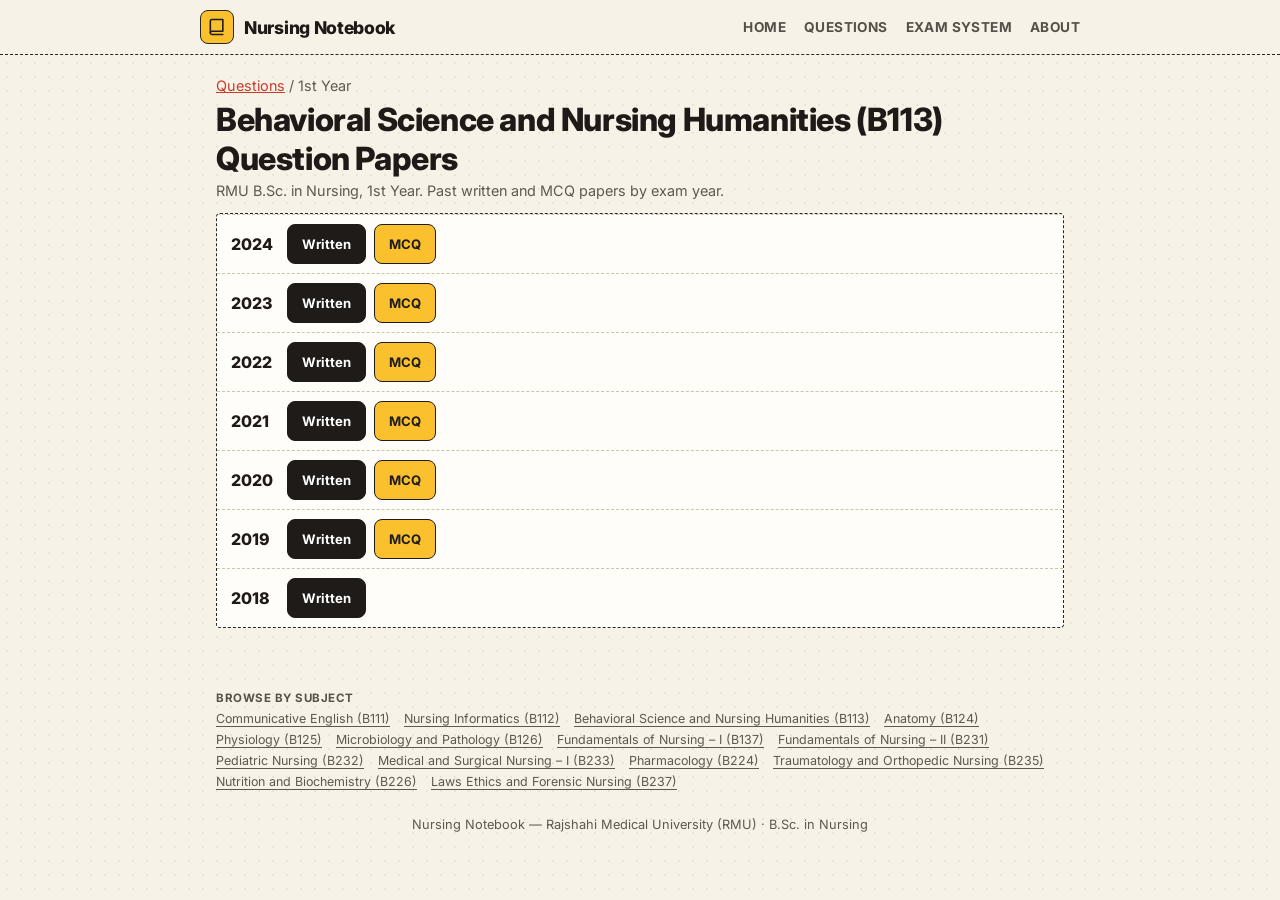
<file: subject/b113.html>
<!DOCTYPE html><html lang="en"><head><meta charset="UTF-8"><meta name="viewport" content="width=device-width,initial-scale=1,viewport-fit=cover"><meta name="theme-color" content="#f7f2e7">
<!--SEO--><title>Behavioral Science and Nursing Humanities (B113) Question Papers | RMU B.Sc. Nursing | Nursing Notebook</title><meta name="description" content="Behavioral Science and Nursing Humanities (B113) past question papers for RMU B.Sc. in Nursing, 1st Year. Written and MCQ, 2018 to 2025."><link rel="canonical" href="https://nursing-notebook.vercel.app/subject/b113.html"><meta property="og:type" content="website"><meta property="og:site_name" content="Nursing Notebook"><meta property="og:title" content="Behavioral Science and Nursing Humanities (B113) Question Papers | RMU B.Sc. Nursing | Nursing Notebook"><meta property="og:description" content="Behavioral Science and Nursing Humanities (B113) past question papers for RMU B.Sc. in Nursing, 1st Year. Written and MCQ, 2018 to 2025."><meta property="og:url" content="https://nursing-notebook.vercel.app/subject/b113.html"><meta name="twitter:card" content="summary"><!--/SEO--><link rel="preconnect" href="https://fonts.googleapis.com"><link rel="preconnect" href="https://fonts.gstatic.com" crossorigin><link href="https://fonts.googleapis.com/css2?family=Inter:wght@400;500;600;700;800&display=swap" rel="stylesheet"><link rel="stylesheet" href="../style.css"></head><body>
<header class="top"><div class="top-in"><a class="brand" href="../index.html#home"><span class="mark"><svg viewBox="0 0 24 24" width="20" height="20" fill="none" stroke="currentColor" stroke-width="1.9" stroke-linecap="round" stroke-linejoin="round" aria-hidden="true"><path d="M4 19V5a2 2 0 0 1 2-2h13v14H6a2 2 0 0 0-2 2z"/><path d="M4 19a2 2 0 0 0 2 2h13"/></svg></span>Nursing Notebook</a>
<nav class="dnav" aria-label="Main"><a href="../index.html#home">Home</a><a href="../index.html#questions">Questions</a><a href="../exam-system.html">Exam System</a><a href="../about.html">About</a></nav></div></header>
<main><div class="page"><p class="sub"><a href="../index.html#questions">Questions</a> / 1st Year</p>
<h1 style="margin:6px 0 4px">Behavioral Science and Nursing Humanities (B113) Question Papers</h1>
<p class="sub" style="margin-bottom:14px">RMU B.Sc. in Nursing, 1st Year. Past written and MCQ papers by exam year.</p>
<div class="acc open"><div class="body"><div><div class="yr"><b>2024</b><div class="bt"><a class="pb" href="https://drive.google.com/file/d/1LH1oa4fgqFnDOpjU5fQEPTUgUxO2lKpA/view?usp=drivesdk" target="_blank" rel="noopener noreferrer">Written</a><a class="pb m" href="https://drive.google.com/file/d/19yQ8t5_n9bNidAer4ynr3yxJHrjzO1Sc/view?usp=drivesdk" target="_blank" rel="noopener noreferrer">MCQ</a></div></div><div class="yr"><b>2023</b><div class="bt"><a class="pb" href="https://drive.google.com/file/d/1JsxyuV9CaOVIrtiJy-rOEoULacSCL38u/view?usp=drivesdk" target="_blank" rel="noopener noreferrer">Written</a><a class="pb m" href="https://drive.google.com/file/d/16ylLaHFvdkk-_lTedPPFo-YXc5t2eCr8/view?usp=drivesdk" target="_blank" rel="noopener noreferrer">MCQ</a></div></div><div class="yr"><b>2022</b><div class="bt"><a class="pb" href="https://drive.google.com/file/d/1cySWNMiaCDHbIf5SaRG174dhOp7FXt-A/view?usp=drivesdk" target="_blank" rel="noopener noreferrer">Written</a><a class="pb m" href="https://drive.google.com/file/d/1xt26Tew-hrkOQcaWEKeg9vS9xxXqekqy/view?usp=drivesdk" target="_blank" rel="noopener noreferrer">MCQ</a></div></div><div class="yr"><b>2021</b><div class="bt"><a class="pb" href="https://drive.google.com/file/d/1LySIOkrXbG_zTpJ7cRKqelyt-0HutKOi/view?usp=drivesdk" target="_blank" rel="noopener noreferrer">Written</a><a class="pb m" href="https://drive.google.com/file/d/1t8-DFmhVgL8sS-AOzPPfa7Qr1mJ_czMY/view?usp=drivesdk" target="_blank" rel="noopener noreferrer">MCQ</a></div></div><div class="yr"><b>2020</b><div class="bt"><a class="pb" href="https://drive.google.com/file/d/1h0soi6KPzRsLs8jcn37IBVcIOnbcgq_n/view?usp=drivesdk" target="_blank" rel="noopener noreferrer">Written</a><a class="pb m" href="https://drive.google.com/file/d/1-MUgCDew6Dg6f07wwNO4ic2unTZ-rnOb/view?usp=drivesdk" target="_blank" rel="noopener noreferrer">MCQ</a></div></div><div class="yr"><b>2019</b><div class="bt"><a class="pb" href="https://drive.google.com/file/d/1sGEv2bAMljHUj-gqgUhU0-2IciAWO3se/view?usp=drivesdk" target="_blank" rel="noopener noreferrer">Written</a><a class="pb m" href="https://drive.google.com/file/d/1-WDgkmpl-tdoCQYGmq57RYaP7cbQ1NJ9/view?usp=drivesdk" target="_blank" rel="noopener noreferrer">MCQ</a></div></div><div class="yr"><b>2018</b><div class="bt"><a class="pb" href="https://drive.google.com/file/d/13pbgJRL0nrRC4LhK06e0c8Cvu-ozxeDM/view?usp=drivesdk" target="_blank" rel="noopener noreferrer">Written</a></div></div></div></div></div></div></main>
<!--SUBS--><nav class="sublinks" aria-label="Browse by subject"><b>Browse by subject</b><a href="../subject/b111.html">Communicative English (B111)</a><a href="../subject/b112.html">Nursing Informatics (B112)</a><a href="../subject/b113.html">Behavioral Science and Nursing Humanities (B113)</a><a href="../subject/b124.html">Anatomy (B124)</a><a href="../subject/b125.html">Physiology (B125)</a><a href="../subject/b126.html">Microbiology and Pathology (B126)</a><a href="../subject/b137.html">Fundamentals of Nursing – I (B137)</a><a href="../subject/b231.html">Fundamentals of Nursing – II (B231)</a><a href="../subject/b232.html">Pediatric Nursing (B232)</a><a href="../subject/b233.html">Medical and Surgical Nursing – I (B233)</a><a href="../subject/b224.html">Pharmacology (B224)</a><a href="../subject/b235.html">Traumatology and Orthopedic Nursing (B235)</a><a href="../subject/b226.html">Nutrition and Biochemistry (B226)</a><a href="../subject/b237.html">Laws Ethics and Forensic Nursing (B237)</a></nav><!--/SUBS-->
<footer>Nursing Notebook — Rajshahi Medical University (RMU) · B.Sc. in Nursing</footer>
<nav class="bnav" aria-label="Main"><a href="../index.html#home" data-r="home"><span><svg viewBox="0 0 24 24" width="22" height="22" fill="none" stroke="currentColor" stroke-width="1.9" stroke-linecap="round" stroke-linejoin="round" aria-hidden="true"><path d="M3 11l9-8 9 8"/><path d="M5 10v10h14V10"/><path d="M10 20v-6h4v6"/></svg></span>Home</a><a href="../index.html#questions" data-r="questions"><span><svg viewBox="0 0 24 24" width="22" height="22" fill="none" stroke="currentColor" stroke-width="1.9" stroke-linecap="round" stroke-linejoin="round" aria-hidden="true"><path d="M14 3H6a1 1 0 0 0-1 1v16a1 1 0 0 0 1 1h12a1 1 0 0 0 1-1V8z"/><path d="M14 3v5h5"/><path d="M9 13h6M9 17h6"/></svg></span>Questions</a><a href="../exam-system.html"><span><svg viewBox="0 0 24 24" width="22" height="22" fill="none" stroke="currentColor" stroke-width="1.9" stroke-linecap="round" stroke-linejoin="round" aria-hidden="true"><rect x="6" y="4" width="12" height="17" rx="2"/><path d="M9 4h6v3H9z"/><path d="M9.5 14l2 2 3.5-4"/></svg></span>Exam</a><a href="../about.html"><span><svg viewBox="0 0 24 24" width="22" height="22" fill="none" stroke="currentColor" stroke-width="1.9" stroke-linecap="round" stroke-linejoin="round" aria-hidden="true"><circle cx="12" cy="12" r="9"/><path d="M12 11v5"/><path d="M12 8h.01"/></svg></span>About</a></nav></body></html>
</file>
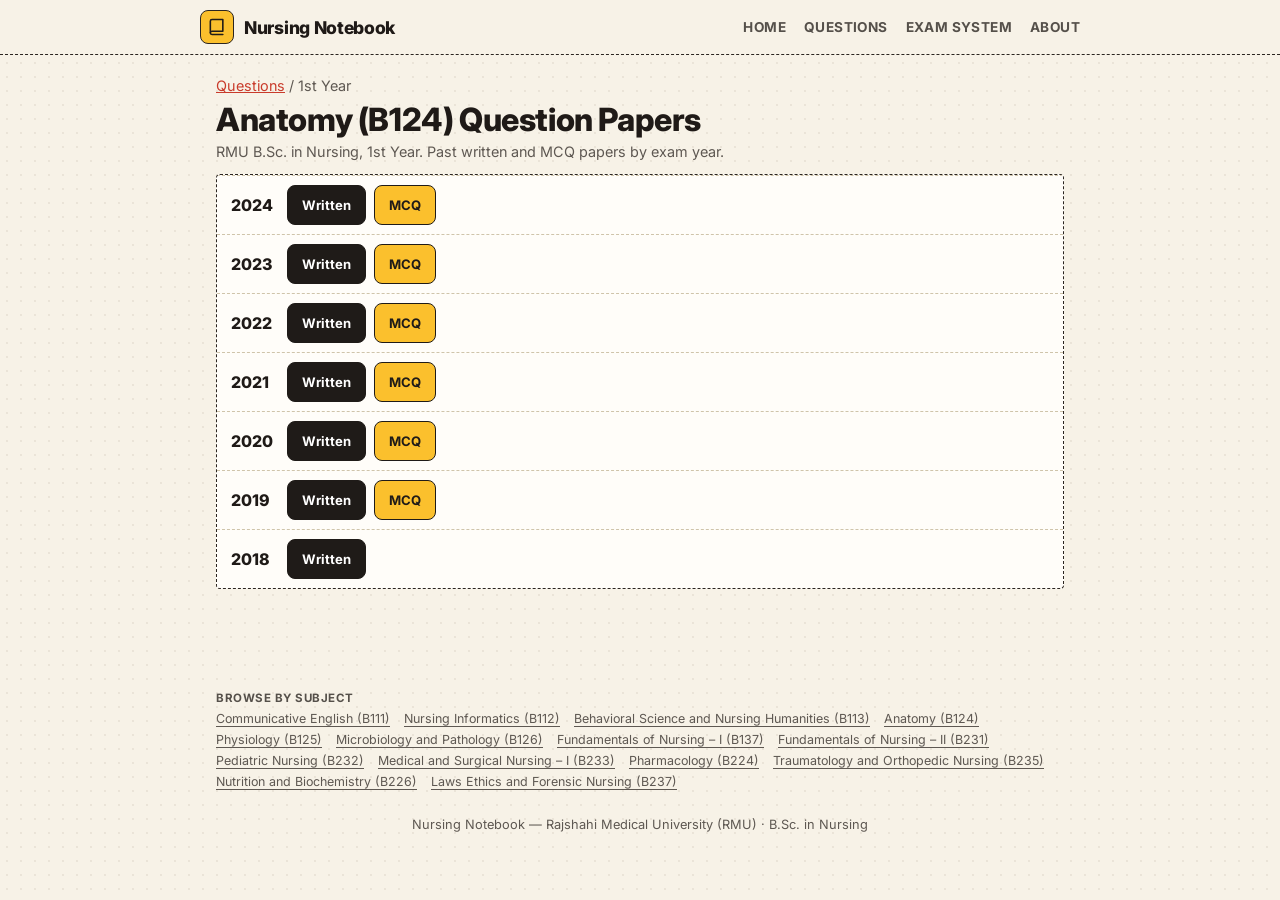
<file: subject/b124.html>
<!DOCTYPE html><html lang="en"><head><meta charset="UTF-8"><meta name="viewport" content="width=device-width,initial-scale=1,viewport-fit=cover"><meta name="theme-color" content="#f7f2e7">
<!--SEO--><title>Anatomy (B124) Question Papers | RMU B.Sc. Nursing | Nursing Notebook</title><meta name="description" content="Anatomy (B124) past question papers for RMU B.Sc. in Nursing, 1st Year. Written and MCQ, 2018 to 2025."><link rel="canonical" href="https://nursing-notebook.vercel.app/subject/b124.html"><meta property="og:type" content="website"><meta property="og:site_name" content="Nursing Notebook"><meta property="og:title" content="Anatomy (B124) Question Papers | RMU B.Sc. Nursing | Nursing Notebook"><meta property="og:description" content="Anatomy (B124) past question papers for RMU B.Sc. in Nursing, 1st Year. Written and MCQ, 2018 to 2025."><meta property="og:url" content="https://nursing-notebook.vercel.app/subject/b124.html"><meta name="twitter:card" content="summary"><!--/SEO--><link rel="preconnect" href="https://fonts.googleapis.com"><link rel="preconnect" href="https://fonts.gstatic.com" crossorigin><link href="https://fonts.googleapis.com/css2?family=Inter:wght@400;500;600;700;800&display=swap" rel="stylesheet"><link rel="stylesheet" href="../style.css"></head><body>
<header class="top"><div class="top-in"><a class="brand" href="../index.html#home"><span class="mark"><svg viewBox="0 0 24 24" width="20" height="20" fill="none" stroke="currentColor" stroke-width="1.9" stroke-linecap="round" stroke-linejoin="round" aria-hidden="true"><path d="M4 19V5a2 2 0 0 1 2-2h13v14H6a2 2 0 0 0-2 2z"/><path d="M4 19a2 2 0 0 0 2 2h13"/></svg></span>Nursing Notebook</a>
<nav class="dnav" aria-label="Main"><a href="../index.html#home">Home</a><a href="../index.html#questions">Questions</a><a href="../exam-system.html">Exam System</a><a href="../about.html">About</a></nav></div></header>
<main><div class="page"><p class="sub"><a href="../index.html#questions">Questions</a> / 1st Year</p>
<h1 style="margin:6px 0 4px">Anatomy (B124) Question Papers</h1>
<p class="sub" style="margin-bottom:14px">RMU B.Sc. in Nursing, 1st Year. Past written and MCQ papers by exam year.</p>
<div class="acc open"><div class="body"><div><div class="yr"><b>2024</b><div class="bt"><a class="pb" href="https://drive.google.com/file/d/1bpnr4v2Q9OkaceMYbbOMxhy1liEQWlDw/view?usp=drivesdk" target="_blank" rel="noopener noreferrer">Written</a><a class="pb m" href="https://drive.google.com/file/d/17PcjoINj1rh13TshTEGCzyN1cItUjVQz/view?usp=drivesdk" target="_blank" rel="noopener noreferrer">MCQ</a></div></div><div class="yr"><b>2023</b><div class="bt"><a class="pb" href="https://drive.google.com/file/d/1ihfKR8sKYMJ4dopJp7IqB-8TYkoVve7f/view?usp=drivesdk" target="_blank" rel="noopener noreferrer">Written</a><a class="pb m" href="https://drive.google.com/file/d/1Uf_iO-nEhkFP5Gngh_b50f2nEXf7hrXn/view?usp=drivesdk" target="_blank" rel="noopener noreferrer">MCQ</a></div></div><div class="yr"><b>2022</b><div class="bt"><a class="pb" href="https://drive.google.com/file/d/1FwHKkKGj-3qcf_pUoteOEA-nQE_t689E/view?usp=drivesdk" target="_blank" rel="noopener noreferrer">Written</a><a class="pb m" href="https://drive.google.com/file/d/1w1pn3o1eEn2qIWI5UOKdoPpmSth1agAe/view?usp=drivesdk" target="_blank" rel="noopener noreferrer">MCQ</a></div></div><div class="yr"><b>2021</b><div class="bt"><a class="pb" href="https://drive.google.com/file/d/10oSXaQWCXnZgjK5TY7UiqfqhLzboMp5k/view?usp=drivesdk" target="_blank" rel="noopener noreferrer">Written</a><a class="pb m" href="https://drive.google.com/file/d/1ck-ZP-5KeVyh7fJ63Al_qeeiFHiKmMzz/view?usp=drivesdk" target="_blank" rel="noopener noreferrer">MCQ</a></div></div><div class="yr"><b>2020</b><div class="bt"><a class="pb" href="https://drive.google.com/file/d/1PF1KrxzrHrfiy8TsXGtdg4aI1m2OxHdc/view?usp=drivesdk" target="_blank" rel="noopener noreferrer">Written</a><a class="pb m" href="https://drive.google.com/file/d/1DmPyxkJPqZX4Tpo4c7iY9SiHbuAvgtrB/view?usp=drivesdk" target="_blank" rel="noopener noreferrer">MCQ</a></div></div><div class="yr"><b>2019</b><div class="bt"><a class="pb" href="https://drive.google.com/file/d/1UCpo_1iY7tPWRq4yff3dt2WG1uk2EGnA/view?usp=drivesdk" target="_blank" rel="noopener noreferrer">Written</a><a class="pb m" href="https://drive.google.com/file/d/1BTRKOXnyp4km9KDoDTRDuJKwrNgVHWjq/view?usp=drivesdk" target="_blank" rel="noopener noreferrer">MCQ</a></div></div><div class="yr"><b>2018</b><div class="bt"><a class="pb" href="https://drive.google.com/file/d/13BfBLb2xKr_wvDuy3NKpWQjpR2keYkCu/view?usp=drivesdk" target="_blank" rel="noopener noreferrer">Written</a></div></div></div></div></div></div></main>
<!--SUBS--><nav class="sublinks" aria-label="Browse by subject"><b>Browse by subject</b><a href="../subject/b111.html">Communicative English (B111)</a><a href="../subject/b112.html">Nursing Informatics (B112)</a><a href="../subject/b113.html">Behavioral Science and Nursing Humanities (B113)</a><a href="../subject/b124.html">Anatomy (B124)</a><a href="../subject/b125.html">Physiology (B125)</a><a href="../subject/b126.html">Microbiology and Pathology (B126)</a><a href="../subject/b137.html">Fundamentals of Nursing – I (B137)</a><a href="../subject/b231.html">Fundamentals of Nursing – II (B231)</a><a href="../subject/b232.html">Pediatric Nursing (B232)</a><a href="../subject/b233.html">Medical and Surgical Nursing – I (B233)</a><a href="../subject/b224.html">Pharmacology (B224)</a><a href="../subject/b235.html">Traumatology and Orthopedic Nursing (B235)</a><a href="../subject/b226.html">Nutrition and Biochemistry (B226)</a><a href="../subject/b237.html">Laws Ethics and Forensic Nursing (B237)</a></nav><!--/SUBS-->
<footer>Nursing Notebook — Rajshahi Medical University (RMU) · B.Sc. in Nursing</footer>
<nav class="bnav" aria-label="Main"><a href="../index.html#home" data-r="home"><span><svg viewBox="0 0 24 24" width="22" height="22" fill="none" stroke="currentColor" stroke-width="1.9" stroke-linecap="round" stroke-linejoin="round" aria-hidden="true"><path d="M3 11l9-8 9 8"/><path d="M5 10v10h14V10"/><path d="M10 20v-6h4v6"/></svg></span>Home</a><a href="../index.html#questions" data-r="questions"><span><svg viewBox="0 0 24 24" width="22" height="22" fill="none" stroke="currentColor" stroke-width="1.9" stroke-linecap="round" stroke-linejoin="round" aria-hidden="true"><path d="M14 3H6a1 1 0 0 0-1 1v16a1 1 0 0 0 1 1h12a1 1 0 0 0 1-1V8z"/><path d="M14 3v5h5"/><path d="M9 13h6M9 17h6"/></svg></span>Questions</a><a href="../exam-system.html"><span><svg viewBox="0 0 24 24" width="22" height="22" fill="none" stroke="currentColor" stroke-width="1.9" stroke-linecap="round" stroke-linejoin="round" aria-hidden="true"><rect x="6" y="4" width="12" height="17" rx="2"/><path d="M9 4h6v3H9z"/><path d="M9.5 14l2 2 3.5-4"/></svg></span>Exam</a><a href="../about.html"><span><svg viewBox="0 0 24 24" width="22" height="22" fill="none" stroke="currentColor" stroke-width="1.9" stroke-linecap="round" stroke-linejoin="round" aria-hidden="true"><circle cx="12" cy="12" r="9"/><path d="M12 11v5"/><path d="M12 8h.01"/></svg></span>About</a></nav></body></html>
</file>
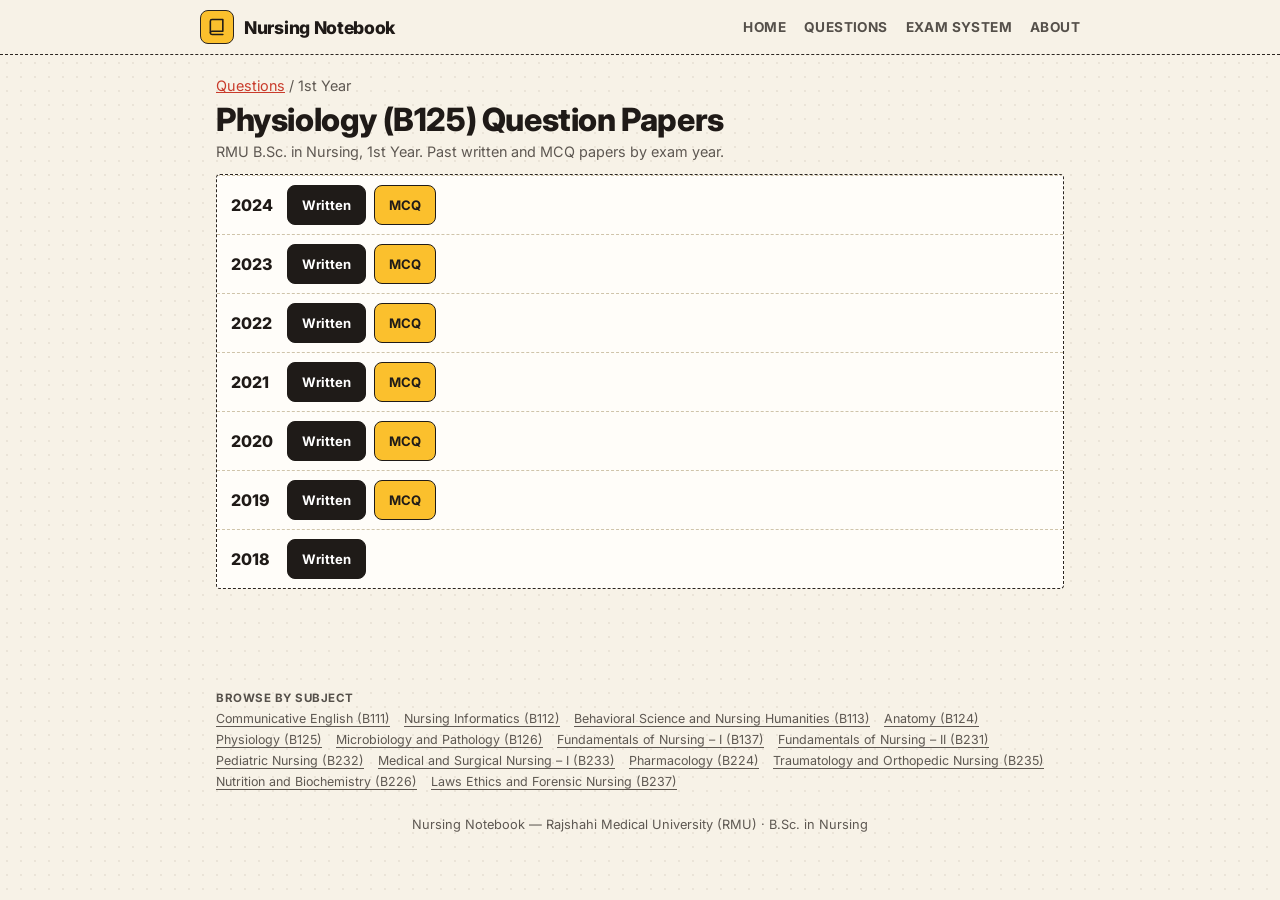
<file: subject/b125.html>
<!DOCTYPE html><html lang="en"><head><meta charset="UTF-8"><meta name="viewport" content="width=device-width,initial-scale=1,viewport-fit=cover"><meta name="theme-color" content="#f7f2e7">
<!--SEO--><title>Physiology (B125) Question Papers | RMU B.Sc. Nursing | Nursing Notebook</title><meta name="description" content="Physiology (B125) past question papers for RMU B.Sc. in Nursing, 1st Year. Written and MCQ, 2018 to 2025."><link rel="canonical" href="https://nursing-notebook.vercel.app/subject/b125.html"><meta property="og:type" content="website"><meta property="og:site_name" content="Nursing Notebook"><meta property="og:title" content="Physiology (B125) Question Papers | RMU B.Sc. Nursing | Nursing Notebook"><meta property="og:description" content="Physiology (B125) past question papers for RMU B.Sc. in Nursing, 1st Year. Written and MCQ, 2018 to 2025."><meta property="og:url" content="https://nursing-notebook.vercel.app/subject/b125.html"><meta name="twitter:card" content="summary"><!--/SEO--><link rel="preconnect" href="https://fonts.googleapis.com"><link rel="preconnect" href="https://fonts.gstatic.com" crossorigin><link href="https://fonts.googleapis.com/css2?family=Inter:wght@400;500;600;700;800&display=swap" rel="stylesheet"><link rel="stylesheet" href="../style.css"></head><body>
<header class="top"><div class="top-in"><a class="brand" href="../index.html#home"><span class="mark"><svg viewBox="0 0 24 24" width="20" height="20" fill="none" stroke="currentColor" stroke-width="1.9" stroke-linecap="round" stroke-linejoin="round" aria-hidden="true"><path d="M4 19V5a2 2 0 0 1 2-2h13v14H6a2 2 0 0 0-2 2z"/><path d="M4 19a2 2 0 0 0 2 2h13"/></svg></span>Nursing Notebook</a>
<nav class="dnav" aria-label="Main"><a href="../index.html#home">Home</a><a href="../index.html#questions">Questions</a><a href="../exam-system.html">Exam System</a><a href="../about.html">About</a></nav></div></header>
<main><div class="page"><p class="sub"><a href="../index.html#questions">Questions</a> / 1st Year</p>
<h1 style="margin:6px 0 4px">Physiology (B125) Question Papers</h1>
<p class="sub" style="margin-bottom:14px">RMU B.Sc. in Nursing, 1st Year. Past written and MCQ papers by exam year.</p>
<div class="acc open"><div class="body"><div><div class="yr"><b>2024</b><div class="bt"><a class="pb" href="https://drive.google.com/file/d/1VX2n8K1tx4Svka9iCzVgJbdAQJi-WpxI/view?usp=drivesdk" target="_blank" rel="noopener noreferrer">Written</a><a class="pb m" href="https://drive.google.com/file/d/1e_2ANUEWL8f_XmN4h-LznIbZhhqvmU1S/view?usp=drivesdk" target="_blank" rel="noopener noreferrer">MCQ</a></div></div><div class="yr"><b>2023</b><div class="bt"><a class="pb" href="https://drive.google.com/file/d/170g5NjLaq2cJzmXxFTn--ElceBhQUt_2/view?usp=drivesdk" target="_blank" rel="noopener noreferrer">Written</a><a class="pb m" href="https://drive.google.com/file/d/1cOfjw7mVAKgGYNOh1BCSLvZ4H8HozJZ5/view?usp=drivesdk" target="_blank" rel="noopener noreferrer">MCQ</a></div></div><div class="yr"><b>2022</b><div class="bt"><a class="pb" href="https://drive.google.com/file/d/1xt85zzWLvAKMfnaglDU-XdKfXFX2UWQN/view?usp=drivesdk" target="_blank" rel="noopener noreferrer">Written</a><a class="pb m" href="https://drive.google.com/file/d/17prfF582TfT-nk8Y-leEbeL1NQQkjZRv/view?usp=drivesdk" target="_blank" rel="noopener noreferrer">MCQ</a></div></div><div class="yr"><b>2021</b><div class="bt"><a class="pb" href="https://drive.google.com/file/d/1vSavkYaMTLLfxoqGpQZ5zY2f15hIOByY/view?usp=drivesdk" target="_blank" rel="noopener noreferrer">Written</a><a class="pb m" href="https://drive.google.com/file/d/13UwKURKl-VaySht2LVzB8t9JzqwH9pUn/view?usp=drivesdk" target="_blank" rel="noopener noreferrer">MCQ</a></div></div><div class="yr"><b>2020</b><div class="bt"><a class="pb" href="https://drive.google.com/file/d/1GC-SjJ2Mk6TT_cyddCoYjwVXq16_OKUa/view?usp=drivesdk" target="_blank" rel="noopener noreferrer">Written</a><a class="pb m" href="https://drive.google.com/file/d/1yIaJGfpnNN9Bs5vm8dtNVSEsE8dRrJEk/view?usp=drivesdk" target="_blank" rel="noopener noreferrer">MCQ</a></div></div><div class="yr"><b>2019</b><div class="bt"><a class="pb" href="https://drive.google.com/file/d/1R9EzmPaDCDm_XpduT-K8hKG0wdB6m1GV/view?usp=drivesdk" target="_blank" rel="noopener noreferrer">Written</a><a class="pb m" href="https://drive.google.com/file/d/1EmReCOn3E0pEe2d7BzkclOgjeN_6d4qz/view?usp=drivesdk" target="_blank" rel="noopener noreferrer">MCQ</a></div></div><div class="yr"><b>2018</b><div class="bt"><a class="pb" href="https://drive.google.com/file/d/1RMCmcThzF6hnVeZPYrqYQRKtcbkcOgrG/view?usp=drivesdk" target="_blank" rel="noopener noreferrer">Written</a></div></div></div></div></div></div></main>
<!--SUBS--><nav class="sublinks" aria-label="Browse by subject"><b>Browse by subject</b><a href="../subject/b111.html">Communicative English (B111)</a><a href="../subject/b112.html">Nursing Informatics (B112)</a><a href="../subject/b113.html">Behavioral Science and Nursing Humanities (B113)</a><a href="../subject/b124.html">Anatomy (B124)</a><a href="../subject/b125.html">Physiology (B125)</a><a href="../subject/b126.html">Microbiology and Pathology (B126)</a><a href="../subject/b137.html">Fundamentals of Nursing – I (B137)</a><a href="../subject/b231.html">Fundamentals of Nursing – II (B231)</a><a href="../subject/b232.html">Pediatric Nursing (B232)</a><a href="../subject/b233.html">Medical and Surgical Nursing – I (B233)</a><a href="../subject/b224.html">Pharmacology (B224)</a><a href="../subject/b235.html">Traumatology and Orthopedic Nursing (B235)</a><a href="../subject/b226.html">Nutrition and Biochemistry (B226)</a><a href="../subject/b237.html">Laws Ethics and Forensic Nursing (B237)</a></nav><!--/SUBS-->
<footer>Nursing Notebook — Rajshahi Medical University (RMU) · B.Sc. in Nursing</footer>
<nav class="bnav" aria-label="Main"><a href="../index.html#home" data-r="home"><span><svg viewBox="0 0 24 24" width="22" height="22" fill="none" stroke="currentColor" stroke-width="1.9" stroke-linecap="round" stroke-linejoin="round" aria-hidden="true"><path d="M3 11l9-8 9 8"/><path d="M5 10v10h14V10"/><path d="M10 20v-6h4v6"/></svg></span>Home</a><a href="../index.html#questions" data-r="questions"><span><svg viewBox="0 0 24 24" width="22" height="22" fill="none" stroke="currentColor" stroke-width="1.9" stroke-linecap="round" stroke-linejoin="round" aria-hidden="true"><path d="M14 3H6a1 1 0 0 0-1 1v16a1 1 0 0 0 1 1h12a1 1 0 0 0 1-1V8z"/><path d="M14 3v5h5"/><path d="M9 13h6M9 17h6"/></svg></span>Questions</a><a href="../exam-system.html"><span><svg viewBox="0 0 24 24" width="22" height="22" fill="none" stroke="currentColor" stroke-width="1.9" stroke-linecap="round" stroke-linejoin="round" aria-hidden="true"><rect x="6" y="4" width="12" height="17" rx="2"/><path d="M9 4h6v3H9z"/><path d="M9.5 14l2 2 3.5-4"/></svg></span>Exam</a><a href="../about.html"><span><svg viewBox="0 0 24 24" width="22" height="22" fill="none" stroke="currentColor" stroke-width="1.9" stroke-linecap="round" stroke-linejoin="round" aria-hidden="true"><circle cx="12" cy="12" r="9"/><path d="M12 11v5"/><path d="M12 8h.01"/></svg></span>About</a></nav></body></html>
</file>
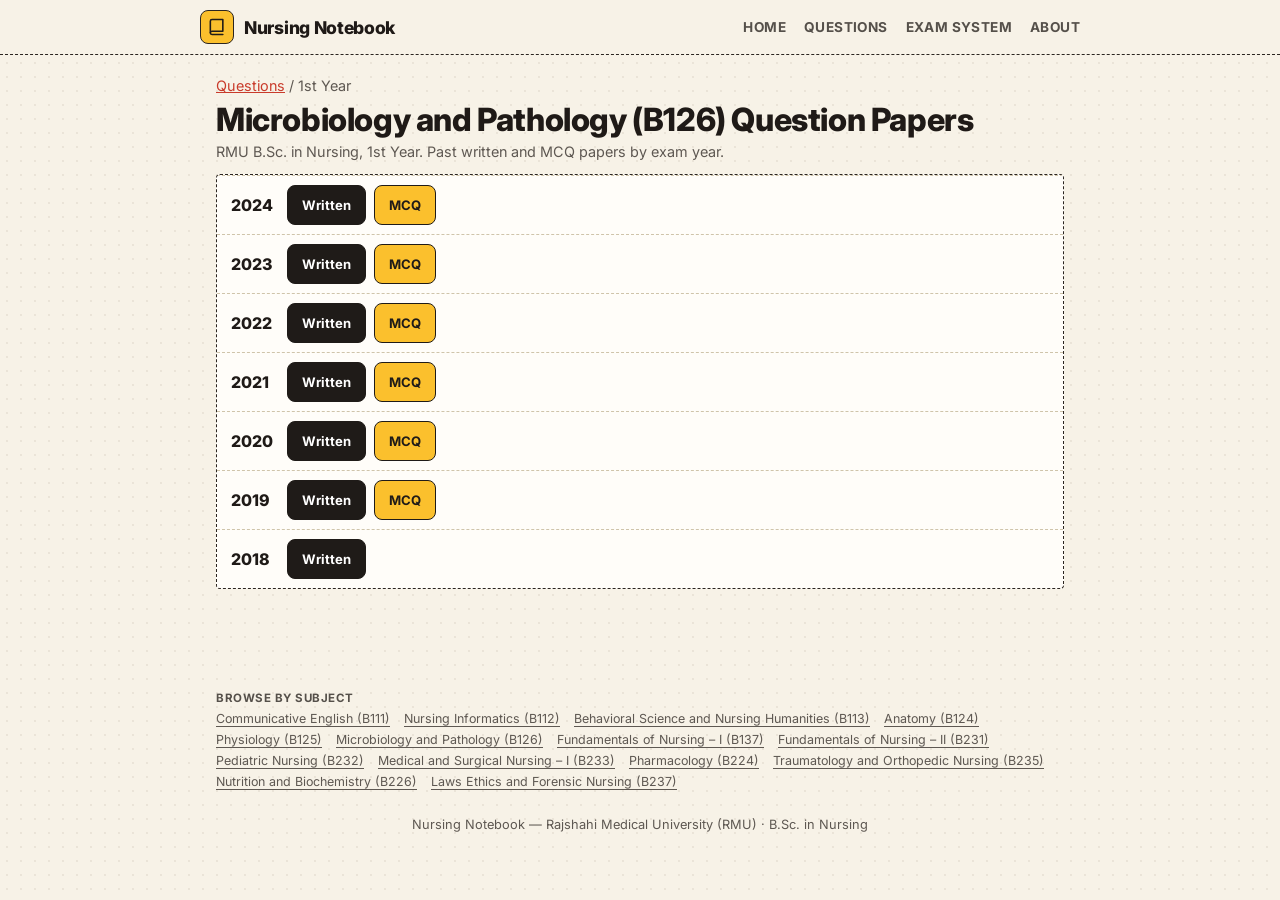
<file: subject/b126.html>
<!DOCTYPE html><html lang="en"><head><meta charset="UTF-8"><meta name="viewport" content="width=device-width,initial-scale=1,viewport-fit=cover"><meta name="theme-color" content="#f7f2e7">
<!--SEO--><title>Microbiology and Pathology (B126) Question Papers | RMU B.Sc. Nursing | Nursing Notebook</title><meta name="description" content="Microbiology and Pathology (B126) past question papers for RMU B.Sc. in Nursing, 1st Year. Written and MCQ, 2018 to 2025."><link rel="canonical" href="https://nursing-notebook.vercel.app/subject/b126.html"><meta property="og:type" content="website"><meta property="og:site_name" content="Nursing Notebook"><meta property="og:title" content="Microbiology and Pathology (B126) Question Papers | RMU B.Sc. Nursing | Nursing Notebook"><meta property="og:description" content="Microbiology and Pathology (B126) past question papers for RMU B.Sc. in Nursing, 1st Year. Written and MCQ, 2018 to 2025."><meta property="og:url" content="https://nursing-notebook.vercel.app/subject/b126.html"><meta name="twitter:card" content="summary"><!--/SEO--><link rel="preconnect" href="https://fonts.googleapis.com"><link rel="preconnect" href="https://fonts.gstatic.com" crossorigin><link href="https://fonts.googleapis.com/css2?family=Inter:wght@400;500;600;700;800&display=swap" rel="stylesheet"><link rel="stylesheet" href="../style.css"></head><body>
<header class="top"><div class="top-in"><a class="brand" href="../index.html#home"><span class="mark"><svg viewBox="0 0 24 24" width="20" height="20" fill="none" stroke="currentColor" stroke-width="1.9" stroke-linecap="round" stroke-linejoin="round" aria-hidden="true"><path d="M4 19V5a2 2 0 0 1 2-2h13v14H6a2 2 0 0 0-2 2z"/><path d="M4 19a2 2 0 0 0 2 2h13"/></svg></span>Nursing Notebook</a>
<nav class="dnav" aria-label="Main"><a href="../index.html#home">Home</a><a href="../index.html#questions">Questions</a><a href="../exam-system.html">Exam System</a><a href="../about.html">About</a></nav></div></header>
<main><div class="page"><p class="sub"><a href="../index.html#questions">Questions</a> / 1st Year</p>
<h1 style="margin:6px 0 4px">Microbiology and Pathology (B126) Question Papers</h1>
<p class="sub" style="margin-bottom:14px">RMU B.Sc. in Nursing, 1st Year. Past written and MCQ papers by exam year.</p>
<div class="acc open"><div class="body"><div><div class="yr"><b>2024</b><div class="bt"><a class="pb" href="https://drive.google.com/file/d/1Z3xroodL2XEP1_z5vzmAkGk_OnSMYNAB/view?usp=drivesdk" target="_blank" rel="noopener noreferrer">Written</a><a class="pb m" href="https://drive.google.com/file/d/1mf3uwZFk3mwQ9MjFdvXB3pRYQZD-ZNpd/view?usp=drivesdk" target="_blank" rel="noopener noreferrer">MCQ</a></div></div><div class="yr"><b>2023</b><div class="bt"><a class="pb" href="https://drive.google.com/file/d/1cXaaA36etmL4vkvVukYKMH5y5cQfDeyV/view?usp=drivesdk" target="_blank" rel="noopener noreferrer">Written</a><a class="pb m" href="https://drive.google.com/file/d/1JnneeKWm8fspOFbC9fNuPyYAgidf1a00/view?usp=drivesdk" target="_blank" rel="noopener noreferrer">MCQ</a></div></div><div class="yr"><b>2022</b><div class="bt"><a class="pb" href="https://drive.google.com/file/d/1PWRrZGSgwSYLrs1kmXtI5AtHfsyaZC05/view?usp=drivesdk" target="_blank" rel="noopener noreferrer">Written</a><a class="pb m" href="https://drive.google.com/file/d/1UsX4NSAVFhlh6KGARewG5YTisedNYsz5/view?usp=drivesdk" target="_blank" rel="noopener noreferrer">MCQ</a></div></div><div class="yr"><b>2021</b><div class="bt"><a class="pb" href="https://drive.google.com/file/d/1z0Jwd6IEqbYRfcEw8DrN2ghhZ5U7gU4_/view?usp=drivesdk" target="_blank" rel="noopener noreferrer">Written</a><a class="pb m" href="https://drive.google.com/file/d/1T4Nkhnv0FPko2vGXKQlKimBGxzWwcsoo/view?usp=drivesdk" target="_blank" rel="noopener noreferrer">MCQ</a></div></div><div class="yr"><b>2020</b><div class="bt"><a class="pb" href="https://drive.google.com/file/d/1BmibuJPELL2xHN2Oe824y_APoKGrhYYY/view?usp=drivesdk" target="_blank" rel="noopener noreferrer">Written</a><a class="pb m" href="https://drive.google.com/file/d/12QFQHCUS9R6k-3HSzM-HeJWZ7O8ArAM9/view?usp=drivesdk" target="_blank" rel="noopener noreferrer">MCQ</a></div></div><div class="yr"><b>2019</b><div class="bt"><a class="pb" href="https://drive.google.com/file/d/1K5PgXZq111w_euBIRbJx0YoNsyKLbGQu/view?usp=drivesdk" target="_blank" rel="noopener noreferrer">Written</a><a class="pb m" href="https://drive.google.com/file/d/1WXR3PNcc4Y4AKAN-6p1lPcsMfqHCXDt4/view?usp=drivesdk" target="_blank" rel="noopener noreferrer">MCQ</a></div></div><div class="yr"><b>2018</b><div class="bt"><a class="pb" href="https://drive.google.com/file/d/1j4ctJglsSNR2-cd3JJuK0GCPUFHPm98Z/view?usp=drivesdk" target="_blank" rel="noopener noreferrer">Written</a></div></div></div></div></div></div></main>
<!--SUBS--><nav class="sublinks" aria-label="Browse by subject"><b>Browse by subject</b><a href="../subject/b111.html">Communicative English (B111)</a><a href="../subject/b112.html">Nursing Informatics (B112)</a><a href="../subject/b113.html">Behavioral Science and Nursing Humanities (B113)</a><a href="../subject/b124.html">Anatomy (B124)</a><a href="../subject/b125.html">Physiology (B125)</a><a href="../subject/b126.html">Microbiology and Pathology (B126)</a><a href="../subject/b137.html">Fundamentals of Nursing – I (B137)</a><a href="../subject/b231.html">Fundamentals of Nursing – II (B231)</a><a href="../subject/b232.html">Pediatric Nursing (B232)</a><a href="../subject/b233.html">Medical and Surgical Nursing – I (B233)</a><a href="../subject/b224.html">Pharmacology (B224)</a><a href="../subject/b235.html">Traumatology and Orthopedic Nursing (B235)</a><a href="../subject/b226.html">Nutrition and Biochemistry (B226)</a><a href="../subject/b237.html">Laws Ethics and Forensic Nursing (B237)</a></nav><!--/SUBS-->
<footer>Nursing Notebook — Rajshahi Medical University (RMU) · B.Sc. in Nursing</footer>
<nav class="bnav" aria-label="Main"><a href="../index.html#home" data-r="home"><span><svg viewBox="0 0 24 24" width="22" height="22" fill="none" stroke="currentColor" stroke-width="1.9" stroke-linecap="round" stroke-linejoin="round" aria-hidden="true"><path d="M3 11l9-8 9 8"/><path d="M5 10v10h14V10"/><path d="M10 20v-6h4v6"/></svg></span>Home</a><a href="../index.html#questions" data-r="questions"><span><svg viewBox="0 0 24 24" width="22" height="22" fill="none" stroke="currentColor" stroke-width="1.9" stroke-linecap="round" stroke-linejoin="round" aria-hidden="true"><path d="M14 3H6a1 1 0 0 0-1 1v16a1 1 0 0 0 1 1h12a1 1 0 0 0 1-1V8z"/><path d="M14 3v5h5"/><path d="M9 13h6M9 17h6"/></svg></span>Questions</a><a href="../exam-system.html"><span><svg viewBox="0 0 24 24" width="22" height="22" fill="none" stroke="currentColor" stroke-width="1.9" stroke-linecap="round" stroke-linejoin="round" aria-hidden="true"><rect x="6" y="4" width="12" height="17" rx="2"/><path d="M9 4h6v3H9z"/><path d="M9.5 14l2 2 3.5-4"/></svg></span>Exam</a><a href="../about.html"><span><svg viewBox="0 0 24 24" width="22" height="22" fill="none" stroke="currentColor" stroke-width="1.9" stroke-linecap="round" stroke-linejoin="round" aria-hidden="true"><circle cx="12" cy="12" r="9"/><path d="M12 11v5"/><path d="M12 8h.01"/></svg></span>About</a></nav></body></html>
</file>
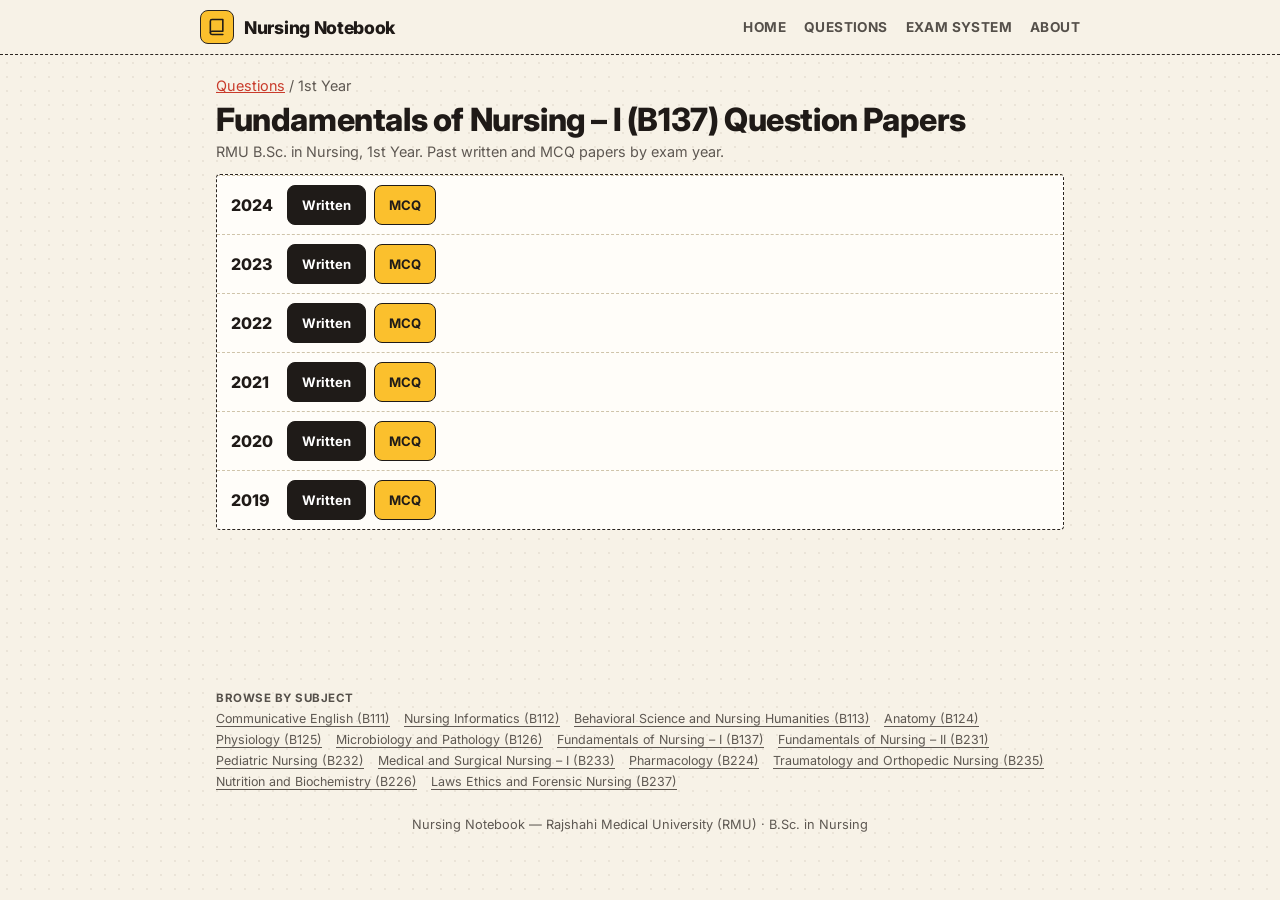
<file: subject/b137.html>
<!DOCTYPE html><html lang="en"><head><meta charset="UTF-8"><meta name="viewport" content="width=device-width,initial-scale=1,viewport-fit=cover"><meta name="theme-color" content="#f7f2e7">
<!--SEO--><title>Fundamentals of Nursing – I (B137) Question Papers | RMU B.Sc. Nursing | Nursing Notebook</title><meta name="description" content="Fundamentals of Nursing – I (B137) past question papers for RMU B.Sc. in Nursing, 1st Year. Written and MCQ, 2018 to 2025."><link rel="canonical" href="https://nursing-notebook.vercel.app/subject/b137.html"><meta property="og:type" content="website"><meta property="og:site_name" content="Nursing Notebook"><meta property="og:title" content="Fundamentals of Nursing – I (B137) Question Papers | RMU B.Sc. Nursing | Nursing Notebook"><meta property="og:description" content="Fundamentals of Nursing – I (B137) past question papers for RMU B.Sc. in Nursing, 1st Year. Written and MCQ, 2018 to 2025."><meta property="og:url" content="https://nursing-notebook.vercel.app/subject/b137.html"><meta name="twitter:card" content="summary"><!--/SEO--><link rel="preconnect" href="https://fonts.googleapis.com"><link rel="preconnect" href="https://fonts.gstatic.com" crossorigin><link href="https://fonts.googleapis.com/css2?family=Inter:wght@400;500;600;700;800&display=swap" rel="stylesheet"><link rel="stylesheet" href="../style.css"></head><body>
<header class="top"><div class="top-in"><a class="brand" href="../index.html#home"><span class="mark"><svg viewBox="0 0 24 24" width="20" height="20" fill="none" stroke="currentColor" stroke-width="1.9" stroke-linecap="round" stroke-linejoin="round" aria-hidden="true"><path d="M4 19V5a2 2 0 0 1 2-2h13v14H6a2 2 0 0 0-2 2z"/><path d="M4 19a2 2 0 0 0 2 2h13"/></svg></span>Nursing Notebook</a>
<nav class="dnav" aria-label="Main"><a href="../index.html#home">Home</a><a href="../index.html#questions">Questions</a><a href="../exam-system.html">Exam System</a><a href="../about.html">About</a></nav></div></header>
<main><div class="page"><p class="sub"><a href="../index.html#questions">Questions</a> / 1st Year</p>
<h1 style="margin:6px 0 4px">Fundamentals of Nursing – I (B137) Question Papers</h1>
<p class="sub" style="margin-bottom:14px">RMU B.Sc. in Nursing, 1st Year. Past written and MCQ papers by exam year.</p>
<div class="acc open"><div class="body"><div><div class="yr"><b>2024</b><div class="bt"><a class="pb" href="https://drive.google.com/file/d/18ucmXxTPYhhDjdNBDyCo-fotrLuhhlUk/view?usp=drivesdk" target="_blank" rel="noopener noreferrer">Written</a><a class="pb m" href="https://drive.google.com/file/d/1rIs-0uyai-Ta_PFkSkN8AgtyhMZX4T-5/view?usp=drivesdk" target="_blank" rel="noopener noreferrer">MCQ</a></div></div><div class="yr"><b>2023</b><div class="bt"><a class="pb" href="https://drive.google.com/file/d/1EjMBvgo9q1yhu2ju79enLTt36ARhHqIe/view?usp=drivesdk" target="_blank" rel="noopener noreferrer">Written</a><a class="pb m" href="https://drive.google.com/file/d/1MCsmntSEtqRH6ToVHqGArR3mr4wpGF1P/view?usp=drivesdk" target="_blank" rel="noopener noreferrer">MCQ</a></div></div><div class="yr"><b>2022</b><div class="bt"><a class="pb" href="https://drive.google.com/file/d/1ElRbQE-1QQuKH40sVxXUaUXjAnWyTSLg/view?usp=drivesdk" target="_blank" rel="noopener noreferrer">Written</a><a class="pb m" href="https://drive.google.com/file/d/1fFJmQnmFWdURIxVrS2CaN0x6OmPU9kMW/view?usp=drivesdk" target="_blank" rel="noopener noreferrer">MCQ</a></div></div><div class="yr"><b>2021</b><div class="bt"><a class="pb" href="https://drive.google.com/file/d/1e-SAMg5r2YK2MBKY4bR-eiMluGlajpXS/view?usp=drivesdk" target="_blank" rel="noopener noreferrer">Written</a><a class="pb m" href="https://drive.google.com/file/d/18_IE67bewmRrlpWzk5J1sR01K6AC6aMJ/view?usp=drivesdk" target="_blank" rel="noopener noreferrer">MCQ</a></div></div><div class="yr"><b>2020</b><div class="bt"><a class="pb" href="https://drive.google.com/file/d/1I4QSFde9IgLdrfnSjnXdT4QFAmQriUk2/view?usp=drivesdk" target="_blank" rel="noopener noreferrer">Written</a><a class="pb m" href="https://drive.google.com/file/d/1zb9Yr6_bjeuswSD66Weo2fRjM4DrlNIR/view?usp=drivesdk" target="_blank" rel="noopener noreferrer">MCQ</a></div></div><div class="yr"><b>2019</b><div class="bt"><a class="pb" href="https://drive.google.com/file/d/1vv_zqu8LRrQFsm2iBrDAtDWt_H4IWO5d/view?usp=drivesdk" target="_blank" rel="noopener noreferrer">Written</a><a class="pb m" href="https://drive.google.com/file/d/1EDTNe-LW20PUr4v6KUHtB9N3mhR8BLak/view?usp=drivesdk" target="_blank" rel="noopener noreferrer">MCQ</a></div></div></div></div></div></div></main>
<!--SUBS--><nav class="sublinks" aria-label="Browse by subject"><b>Browse by subject</b><a href="../subject/b111.html">Communicative English (B111)</a><a href="../subject/b112.html">Nursing Informatics (B112)</a><a href="../subject/b113.html">Behavioral Science and Nursing Humanities (B113)</a><a href="../subject/b124.html">Anatomy (B124)</a><a href="../subject/b125.html">Physiology (B125)</a><a href="../subject/b126.html">Microbiology and Pathology (B126)</a><a href="../subject/b137.html">Fundamentals of Nursing – I (B137)</a><a href="../subject/b231.html">Fundamentals of Nursing – II (B231)</a><a href="../subject/b232.html">Pediatric Nursing (B232)</a><a href="../subject/b233.html">Medical and Surgical Nursing – I (B233)</a><a href="../subject/b224.html">Pharmacology (B224)</a><a href="../subject/b235.html">Traumatology and Orthopedic Nursing (B235)</a><a href="../subject/b226.html">Nutrition and Biochemistry (B226)</a><a href="../subject/b237.html">Laws Ethics and Forensic Nursing (B237)</a></nav><!--/SUBS-->
<footer>Nursing Notebook — Rajshahi Medical University (RMU) · B.Sc. in Nursing</footer>
<nav class="bnav" aria-label="Main"><a href="../index.html#home" data-r="home"><span><svg viewBox="0 0 24 24" width="22" height="22" fill="none" stroke="currentColor" stroke-width="1.9" stroke-linecap="round" stroke-linejoin="round" aria-hidden="true"><path d="M3 11l9-8 9 8"/><path d="M5 10v10h14V10"/><path d="M10 20v-6h4v6"/></svg></span>Home</a><a href="../index.html#questions" data-r="questions"><span><svg viewBox="0 0 24 24" width="22" height="22" fill="none" stroke="currentColor" stroke-width="1.9" stroke-linecap="round" stroke-linejoin="round" aria-hidden="true"><path d="M14 3H6a1 1 0 0 0-1 1v16a1 1 0 0 0 1 1h12a1 1 0 0 0 1-1V8z"/><path d="M14 3v5h5"/><path d="M9 13h6M9 17h6"/></svg></span>Questions</a><a href="../exam-system.html"><span><svg viewBox="0 0 24 24" width="22" height="22" fill="none" stroke="currentColor" stroke-width="1.9" stroke-linecap="round" stroke-linejoin="round" aria-hidden="true"><rect x="6" y="4" width="12" height="17" rx="2"/><path d="M9 4h6v3H9z"/><path d="M9.5 14l2 2 3.5-4"/></svg></span>Exam</a><a href="../about.html"><span><svg viewBox="0 0 24 24" width="22" height="22" fill="none" stroke="currentColor" stroke-width="1.9" stroke-linecap="round" stroke-linejoin="round" aria-hidden="true"><circle cx="12" cy="12" r="9"/><path d="M12 11v5"/><path d="M12 8h.01"/></svg></span>About</a></nav></body></html>
</file>
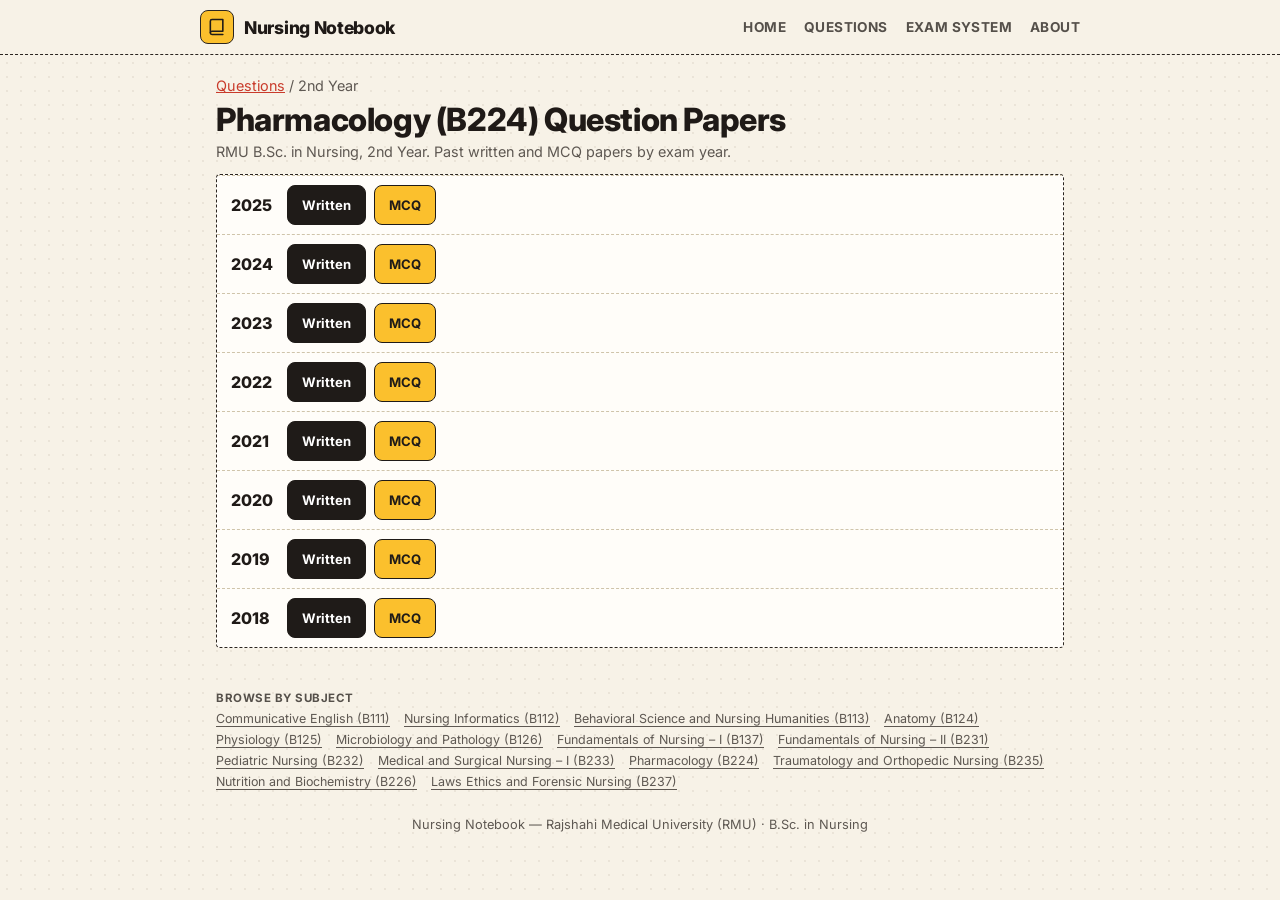
<file: subject/b224.html>
<!DOCTYPE html><html lang="en"><head><meta charset="UTF-8"><meta name="viewport" content="width=device-width,initial-scale=1,viewport-fit=cover"><meta name="theme-color" content="#f7f2e7">
<!--SEO--><title>Pharmacology (B224) Question Papers | RMU B.Sc. Nursing | Nursing Notebook</title><meta name="description" content="Pharmacology (B224) past question papers for RMU B.Sc. in Nursing, 2nd Year. Written and MCQ, 2018 to 2025."><link rel="canonical" href="https://nursing-notebook.vercel.app/subject/b224.html"><meta property="og:type" content="website"><meta property="og:site_name" content="Nursing Notebook"><meta property="og:title" content="Pharmacology (B224) Question Papers | RMU B.Sc. Nursing | Nursing Notebook"><meta property="og:description" content="Pharmacology (B224) past question papers for RMU B.Sc. in Nursing, 2nd Year. Written and MCQ, 2018 to 2025."><meta property="og:url" content="https://nursing-notebook.vercel.app/subject/b224.html"><meta name="twitter:card" content="summary"><!--/SEO--><link rel="preconnect" href="https://fonts.googleapis.com"><link rel="preconnect" href="https://fonts.gstatic.com" crossorigin><link href="https://fonts.googleapis.com/css2?family=Inter:wght@400;500;600;700;800&display=swap" rel="stylesheet"><link rel="stylesheet" href="../style.css"></head><body>
<header class="top"><div class="top-in"><a class="brand" href="../index.html#home"><span class="mark"><svg viewBox="0 0 24 24" width="20" height="20" fill="none" stroke="currentColor" stroke-width="1.9" stroke-linecap="round" stroke-linejoin="round" aria-hidden="true"><path d="M4 19V5a2 2 0 0 1 2-2h13v14H6a2 2 0 0 0-2 2z"/><path d="M4 19a2 2 0 0 0 2 2h13"/></svg></span>Nursing Notebook</a>
<nav class="dnav" aria-label="Main"><a href="../index.html#home">Home</a><a href="../index.html#questions">Questions</a><a href="../exam-system.html">Exam System</a><a href="../about.html">About</a></nav></div></header>
<main><div class="page"><p class="sub"><a href="../index.html#questions">Questions</a> / 2nd Year</p>
<h1 style="margin:6px 0 4px">Pharmacology (B224) Question Papers</h1>
<p class="sub" style="margin-bottom:14px">RMU B.Sc. in Nursing, 2nd Year. Past written and MCQ papers by exam year.</p>
<div class="acc open"><div class="body"><div><div class="yr"><b>2025</b><div class="bt"><a class="pb" href="https://drive.google.com/file/d/1LJBORgK6khXDWooV-4OW89gLtSiYePeA/view?usp=drivesdk" target="_blank" rel="noopener noreferrer">Written</a><a class="pb m" href="https://drive.google.com/file/d/19jWet_wyqyq4cLWma_XTX9IhWh0nNFaw/view?usp=drivesdk" target="_blank" rel="noopener noreferrer">MCQ</a></div></div><div class="yr"><b>2024</b><div class="bt"><a class="pb" href="https://drive.google.com/file/d/1cIicqzPL9Fo64gHJbu7DRcE263lx_ept/view?usp=drivesdk" target="_blank" rel="noopener noreferrer">Written</a><a class="pb m" href="https://drive.google.com/file/d/1Bme-yxWb3LeTFaGUgwex5HL7DZK-_J8x/view?usp=drivesdk" target="_blank" rel="noopener noreferrer">MCQ</a></div></div><div class="yr"><b>2023</b><div class="bt"><a class="pb" href="https://drive.google.com/file/d/1vwL_Kx82W_f7ca2sR0Jq3sPVstlJIm_S/view?usp=drivesdk" target="_blank" rel="noopener noreferrer">Written</a><a class="pb m" href="https://drive.google.com/file/d/121Eub2_gcauWimCnBchU4FQxC1VURF-5/view?usp=drivesdk" target="_blank" rel="noopener noreferrer">MCQ</a></div></div><div class="yr"><b>2022</b><div class="bt"><a class="pb" href="https://drive.google.com/file/d/1KUnOHEpggUKvC0xt1jupTjJZW0yy_c4f/view?usp=drivesdk" target="_blank" rel="noopener noreferrer">Written</a><a class="pb m" href="https://drive.google.com/file/d/1nkUkBZ1ScAsfuOLwJEDTsQFCpmklgY2v/view?usp=drivesdk" target="_blank" rel="noopener noreferrer">MCQ</a></div></div><div class="yr"><b>2021</b><div class="bt"><a class="pb" href="https://drive.google.com/file/d/1Yc3k9sckSovWCwuc7tiJ9UFQg8-xLzr4/view?usp=drivesdk" target="_blank" rel="noopener noreferrer">Written</a><a class="pb m" href="https://drive.google.com/file/d/17_h7R1xALLjWz_t7azkg-MpoBUxHMJ3h/view?usp=drivesdk" target="_blank" rel="noopener noreferrer">MCQ</a></div></div><div class="yr"><b>2020</b><div class="bt"><a class="pb" href="https://drive.google.com/file/d/17ll7zZXE1-SjSEsRj-1vBBkfsduGy0-g/view?usp=drivesdk" target="_blank" rel="noopener noreferrer">Written</a><a class="pb m" href="https://drive.google.com/file/d/1RFgXPJuyEuqxgHCZ9eX6Zh6E1vg4mMDz/view?usp=drivesdk" target="_blank" rel="noopener noreferrer">MCQ</a></div></div><div class="yr"><b>2019</b><div class="bt"><a class="pb" href="https://drive.google.com/file/d/1bW2f5PQ__L9TcZLXVFctd8JYXspfWvQT/view?usp=drivesdk" target="_blank" rel="noopener noreferrer">Written</a><a class="pb m" href="https://drive.google.com/file/d/1DJtsXnSCVsUt2AhdOaBGMyzP38amho-Q/view?usp=drivesdk" target="_blank" rel="noopener noreferrer">MCQ</a></div></div><div class="yr"><b>2018</b><div class="bt"><a class="pb" href="https://drive.google.com/file/d/1VAaHJNO0Nvh5mex2TxkqyUsDBQGgWCe_/view?usp=drivesdk" target="_blank" rel="noopener noreferrer">Written</a><a class="pb m" href="https://drive.google.com/file/d/1gCNLtcyjDOeIgFxcJBcNLbSIbQlQrZBG/view?usp=drivesdk" target="_blank" rel="noopener noreferrer">MCQ</a></div></div></div></div></div></div></main>
<!--SUBS--><nav class="sublinks" aria-label="Browse by subject"><b>Browse by subject</b><a href="../subject/b111.html">Communicative English (B111)</a><a href="../subject/b112.html">Nursing Informatics (B112)</a><a href="../subject/b113.html">Behavioral Science and Nursing Humanities (B113)</a><a href="../subject/b124.html">Anatomy (B124)</a><a href="../subject/b125.html">Physiology (B125)</a><a href="../subject/b126.html">Microbiology and Pathology (B126)</a><a href="../subject/b137.html">Fundamentals of Nursing – I (B137)</a><a href="../subject/b231.html">Fundamentals of Nursing – II (B231)</a><a href="../subject/b232.html">Pediatric Nursing (B232)</a><a href="../subject/b233.html">Medical and Surgical Nursing – I (B233)</a><a href="../subject/b224.html">Pharmacology (B224)</a><a href="../subject/b235.html">Traumatology and Orthopedic Nursing (B235)</a><a href="../subject/b226.html">Nutrition and Biochemistry (B226)</a><a href="../subject/b237.html">Laws Ethics and Forensic Nursing (B237)</a></nav><!--/SUBS-->
<footer>Nursing Notebook — Rajshahi Medical University (RMU) · B.Sc. in Nursing</footer>
<nav class="bnav" aria-label="Main"><a href="../index.html#home" data-r="home"><span><svg viewBox="0 0 24 24" width="22" height="22" fill="none" stroke="currentColor" stroke-width="1.9" stroke-linecap="round" stroke-linejoin="round" aria-hidden="true"><path d="M3 11l9-8 9 8"/><path d="M5 10v10h14V10"/><path d="M10 20v-6h4v6"/></svg></span>Home</a><a href="../index.html#questions" data-r="questions"><span><svg viewBox="0 0 24 24" width="22" height="22" fill="none" stroke="currentColor" stroke-width="1.9" stroke-linecap="round" stroke-linejoin="round" aria-hidden="true"><path d="M14 3H6a1 1 0 0 0-1 1v16a1 1 0 0 0 1 1h12a1 1 0 0 0 1-1V8z"/><path d="M14 3v5h5"/><path d="M9 13h6M9 17h6"/></svg></span>Questions</a><a href="../exam-system.html"><span><svg viewBox="0 0 24 24" width="22" height="22" fill="none" stroke="currentColor" stroke-width="1.9" stroke-linecap="round" stroke-linejoin="round" aria-hidden="true"><rect x="6" y="4" width="12" height="17" rx="2"/><path d="M9 4h6v3H9z"/><path d="M9.5 14l2 2 3.5-4"/></svg></span>Exam</a><a href="../about.html"><span><svg viewBox="0 0 24 24" width="22" height="22" fill="none" stroke="currentColor" stroke-width="1.9" stroke-linecap="round" stroke-linejoin="round" aria-hidden="true"><circle cx="12" cy="12" r="9"/><path d="M12 11v5"/><path d="M12 8h.01"/></svg></span>About</a></nav></body></html>
</file>
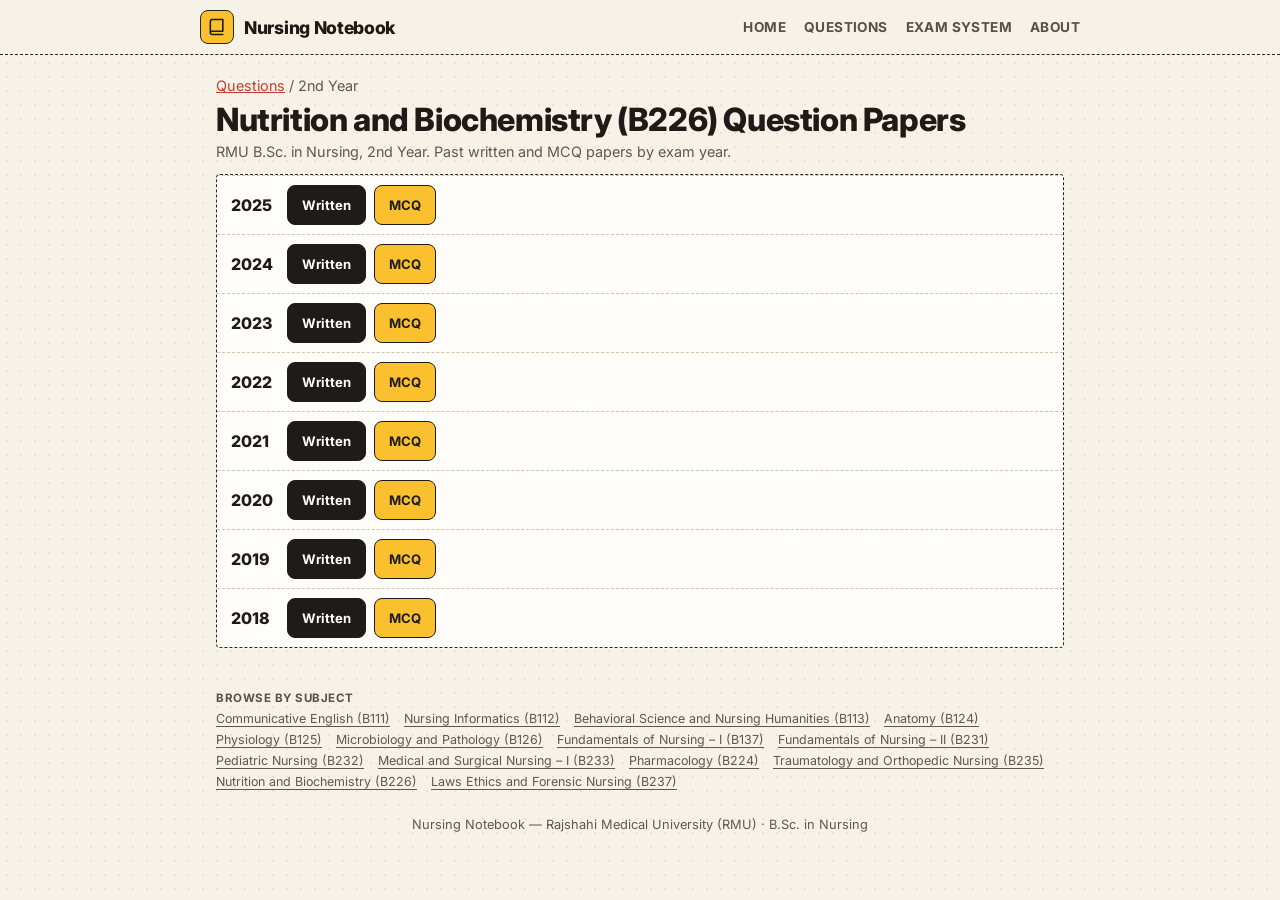
<file: subject/b226.html>
<!DOCTYPE html><html lang="en"><head><meta charset="UTF-8"><meta name="viewport" content="width=device-width,initial-scale=1,viewport-fit=cover"><meta name="theme-color" content="#f7f2e7">
<!--SEO--><title>Nutrition and Biochemistry (B226) Question Papers | RMU B.Sc. Nursing | Nursing Notebook</title><meta name="description" content="Nutrition and Biochemistry (B226) past question papers for RMU B.Sc. in Nursing, 2nd Year. Written and MCQ, 2018 to 2025."><link rel="canonical" href="https://nursing-notebook.vercel.app/subject/b226.html"><meta property="og:type" content="website"><meta property="og:site_name" content="Nursing Notebook"><meta property="og:title" content="Nutrition and Biochemistry (B226) Question Papers | RMU B.Sc. Nursing | Nursing Notebook"><meta property="og:description" content="Nutrition and Biochemistry (B226) past question papers for RMU B.Sc. in Nursing, 2nd Year. Written and MCQ, 2018 to 2025."><meta property="og:url" content="https://nursing-notebook.vercel.app/subject/b226.html"><meta name="twitter:card" content="summary"><!--/SEO--><link rel="preconnect" href="https://fonts.googleapis.com"><link rel="preconnect" href="https://fonts.gstatic.com" crossorigin><link href="https://fonts.googleapis.com/css2?family=Inter:wght@400;500;600;700;800&display=swap" rel="stylesheet"><link rel="stylesheet" href="../style.css"></head><body>
<header class="top"><div class="top-in"><a class="brand" href="../index.html#home"><span class="mark"><svg viewBox="0 0 24 24" width="20" height="20" fill="none" stroke="currentColor" stroke-width="1.9" stroke-linecap="round" stroke-linejoin="round" aria-hidden="true"><path d="M4 19V5a2 2 0 0 1 2-2h13v14H6a2 2 0 0 0-2 2z"/><path d="M4 19a2 2 0 0 0 2 2h13"/></svg></span>Nursing Notebook</a>
<nav class="dnav" aria-label="Main"><a href="../index.html#home">Home</a><a href="../index.html#questions">Questions</a><a href="../exam-system.html">Exam System</a><a href="../about.html">About</a></nav></div></header>
<main><div class="page"><p class="sub"><a href="../index.html#questions">Questions</a> / 2nd Year</p>
<h1 style="margin:6px 0 4px">Nutrition and Biochemistry (B226) Question Papers</h1>
<p class="sub" style="margin-bottom:14px">RMU B.Sc. in Nursing, 2nd Year. Past written and MCQ papers by exam year.</p>
<div class="acc open"><div class="body"><div><div class="yr"><b>2025</b><div class="bt"><a class="pb" href="https://drive.google.com/file/d/1QCltMfXkrF1UTdvg80rlyeJyIF5-oWMa/view?usp=drivesdk" target="_blank" rel="noopener noreferrer">Written</a><a class="pb m" href="https://drive.google.com/file/d/15bpecbl_DfCu-3fXRsvkwWIecJnRkuFs/view?usp=drivesdk" target="_blank" rel="noopener noreferrer">MCQ</a></div></div><div class="yr"><b>2024</b><div class="bt"><a class="pb" href="https://drive.google.com/file/d/1xtkY5CBIlZL40OF2dG6iN2Su3cV5HkLi/view?usp=drivesdk" target="_blank" rel="noopener noreferrer">Written</a><a class="pb m" href="https://drive.google.com/file/d/1qrP5zFhv742F1cCBJhyuMpQOVct7JfsP/view?usp=drivesdk" target="_blank" rel="noopener noreferrer">MCQ</a></div></div><div class="yr"><b>2023</b><div class="bt"><a class="pb" href="https://drive.google.com/file/d/1UE1z1l4R4L3c-ICdIlu1lIOOODOSz4L1/view?usp=drivesdk" target="_blank" rel="noopener noreferrer">Written</a><a class="pb m" href="https://drive.google.com/file/d/1j5mMi5KjC3j2jr8D1FMU2lTUcUtkZXvo/view?usp=drivesdk" target="_blank" rel="noopener noreferrer">MCQ</a></div></div><div class="yr"><b>2022</b><div class="bt"><a class="pb" href="https://drive.google.com/file/d/1iMyh1DygBogs434eFyHrFuunBboiYqYJ/view?usp=drivesdk" target="_blank" rel="noopener noreferrer">Written</a><a class="pb m" href="https://drive.google.com/file/d/1gHZJ67VNiH18sKBvrzkmFkQQTDdulfL3/view?usp=drivesdk" target="_blank" rel="noopener noreferrer">MCQ</a></div></div><div class="yr"><b>2021</b><div class="bt"><a class="pb" href="https://drive.google.com/file/d/13dwh7yJtcLO9_bfKUiwAQq7j9xB9946A/view?usp=drivesdk" target="_blank" rel="noopener noreferrer">Written</a><a class="pb m" href="https://drive.google.com/file/d/1lwByGEi7v0Xdm1MthwOcCSUOqvGAxRvS/view?usp=drivesdk" target="_blank" rel="noopener noreferrer">MCQ</a></div></div><div class="yr"><b>2020</b><div class="bt"><a class="pb" href="https://drive.google.com/file/d/15E9YEc2Broeb3mG1c5-oXYBs5VAt5dMr/view?usp=drivesdk" target="_blank" rel="noopener noreferrer">Written</a><a class="pb m" href="https://drive.google.com/file/d/1M2HsIPFESbPNON4LCTwxaYTVuiR6q1j7/view?usp=drivesdk" target="_blank" rel="noopener noreferrer">MCQ</a></div></div><div class="yr"><b>2019</b><div class="bt"><a class="pb" href="https://drive.google.com/file/d/1IJNWIHGaSXDyxHKzTIPpRfDaWxbZLyvq/view?usp=drivesdk" target="_blank" rel="noopener noreferrer">Written</a><a class="pb m" href="https://drive.google.com/file/d/1ut7HoZaN4Zc1V64f0A73g7DXW4uOo7KO/view?usp=drivesdk" target="_blank" rel="noopener noreferrer">MCQ</a></div></div><div class="yr"><b>2018</b><div class="bt"><a class="pb" href="https://drive.google.com/file/d/1KOVg8OJSdTfj9ZkblKvD9IAHXWS7gTXW/view?usp=drivesdk" target="_blank" rel="noopener noreferrer">Written</a><a class="pb m" href="https://drive.google.com/file/d/1E41_VALSdP8MjQa9zP8BqrMnx5rt048d/view?usp=drivesdk" target="_blank" rel="noopener noreferrer">MCQ</a></div></div></div></div></div></div></main>
<!--SUBS--><nav class="sublinks" aria-label="Browse by subject"><b>Browse by subject</b><a href="../subject/b111.html">Communicative English (B111)</a><a href="../subject/b112.html">Nursing Informatics (B112)</a><a href="../subject/b113.html">Behavioral Science and Nursing Humanities (B113)</a><a href="../subject/b124.html">Anatomy (B124)</a><a href="../subject/b125.html">Physiology (B125)</a><a href="../subject/b126.html">Microbiology and Pathology (B126)</a><a href="../subject/b137.html">Fundamentals of Nursing – I (B137)</a><a href="../subject/b231.html">Fundamentals of Nursing – II (B231)</a><a href="../subject/b232.html">Pediatric Nursing (B232)</a><a href="../subject/b233.html">Medical and Surgical Nursing – I (B233)</a><a href="../subject/b224.html">Pharmacology (B224)</a><a href="../subject/b235.html">Traumatology and Orthopedic Nursing (B235)</a><a href="../subject/b226.html">Nutrition and Biochemistry (B226)</a><a href="../subject/b237.html">Laws Ethics and Forensic Nursing (B237)</a></nav><!--/SUBS-->
<footer>Nursing Notebook — Rajshahi Medical University (RMU) · B.Sc. in Nursing</footer>
<nav class="bnav" aria-label="Main"><a href="../index.html#home" data-r="home"><span><svg viewBox="0 0 24 24" width="22" height="22" fill="none" stroke="currentColor" stroke-width="1.9" stroke-linecap="round" stroke-linejoin="round" aria-hidden="true"><path d="M3 11l9-8 9 8"/><path d="M5 10v10h14V10"/><path d="M10 20v-6h4v6"/></svg></span>Home</a><a href="../index.html#questions" data-r="questions"><span><svg viewBox="0 0 24 24" width="22" height="22" fill="none" stroke="currentColor" stroke-width="1.9" stroke-linecap="round" stroke-linejoin="round" aria-hidden="true"><path d="M14 3H6a1 1 0 0 0-1 1v16a1 1 0 0 0 1 1h12a1 1 0 0 0 1-1V8z"/><path d="M14 3v5h5"/><path d="M9 13h6M9 17h6"/></svg></span>Questions</a><a href="../exam-system.html"><span><svg viewBox="0 0 24 24" width="22" height="22" fill="none" stroke="currentColor" stroke-width="1.9" stroke-linecap="round" stroke-linejoin="round" aria-hidden="true"><rect x="6" y="4" width="12" height="17" rx="2"/><path d="M9 4h6v3H9z"/><path d="M9.5 14l2 2 3.5-4"/></svg></span>Exam</a><a href="../about.html"><span><svg viewBox="0 0 24 24" width="22" height="22" fill="none" stroke="currentColor" stroke-width="1.9" stroke-linecap="round" stroke-linejoin="round" aria-hidden="true"><circle cx="12" cy="12" r="9"/><path d="M12 11v5"/><path d="M12 8h.01"/></svg></span>About</a></nav></body></html>
</file>
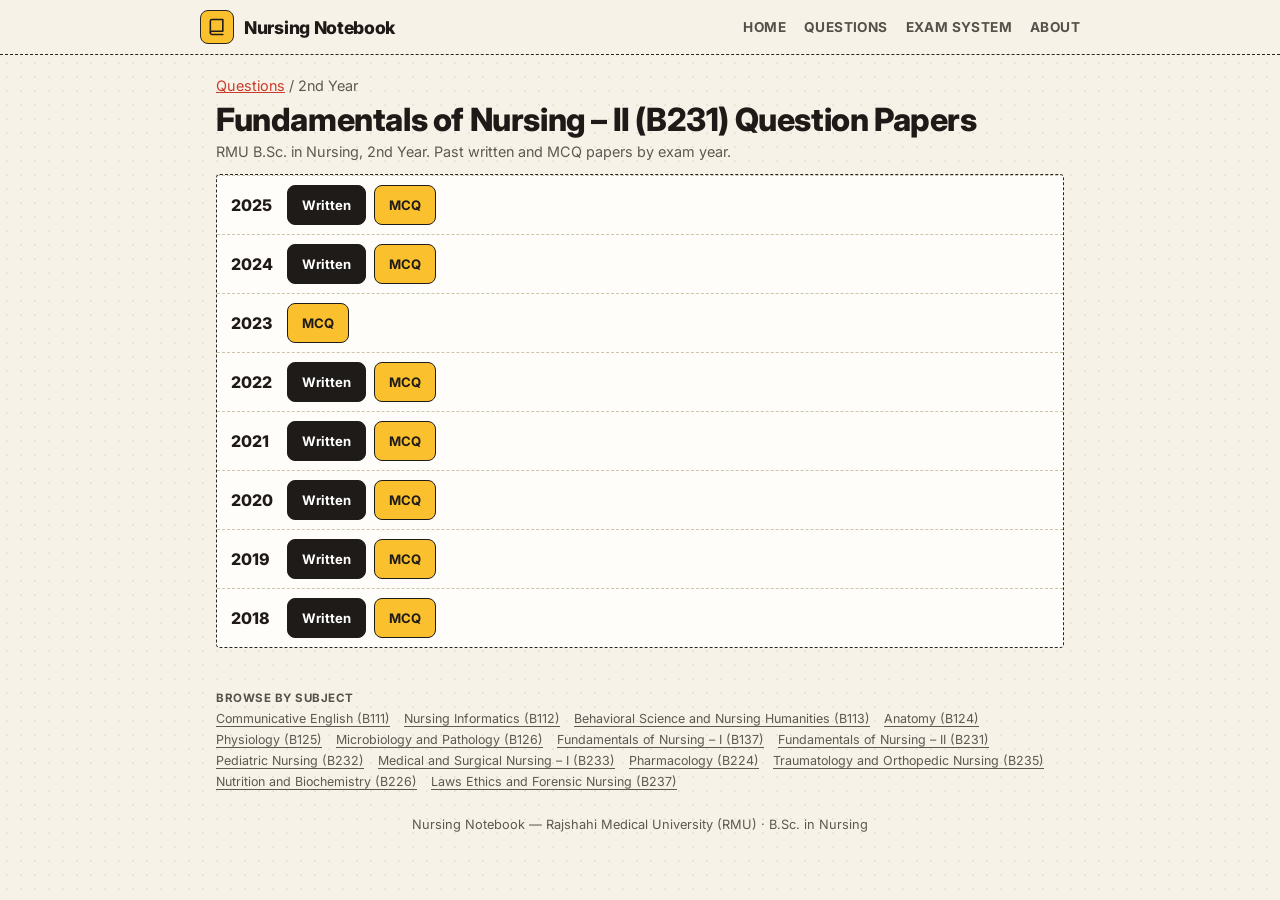
<file: subject/b231.html>
<!DOCTYPE html><html lang="en"><head><meta charset="UTF-8"><meta name="viewport" content="width=device-width,initial-scale=1,viewport-fit=cover"><meta name="theme-color" content="#f7f2e7">
<!--SEO--><title>Fundamentals of Nursing – II (B231) Question Papers | RMU B.Sc. Nursing | Nursing Notebook</title><meta name="description" content="Fundamentals of Nursing – II (B231) past question papers for RMU B.Sc. in Nursing, 2nd Year. Written and MCQ, 2018 to 2025."><link rel="canonical" href="https://nursing-notebook.vercel.app/subject/b231.html"><meta property="og:type" content="website"><meta property="og:site_name" content="Nursing Notebook"><meta property="og:title" content="Fundamentals of Nursing – II (B231) Question Papers | RMU B.Sc. Nursing | Nursing Notebook"><meta property="og:description" content="Fundamentals of Nursing – II (B231) past question papers for RMU B.Sc. in Nursing, 2nd Year. Written and MCQ, 2018 to 2025."><meta property="og:url" content="https://nursing-notebook.vercel.app/subject/b231.html"><meta name="twitter:card" content="summary"><!--/SEO--><link rel="preconnect" href="https://fonts.googleapis.com"><link rel="preconnect" href="https://fonts.gstatic.com" crossorigin><link href="https://fonts.googleapis.com/css2?family=Inter:wght@400;500;600;700;800&display=swap" rel="stylesheet"><link rel="stylesheet" href="../style.css"></head><body>
<header class="top"><div class="top-in"><a class="brand" href="../index.html#home"><span class="mark"><svg viewBox="0 0 24 24" width="20" height="20" fill="none" stroke="currentColor" stroke-width="1.9" stroke-linecap="round" stroke-linejoin="round" aria-hidden="true"><path d="M4 19V5a2 2 0 0 1 2-2h13v14H6a2 2 0 0 0-2 2z"/><path d="M4 19a2 2 0 0 0 2 2h13"/></svg></span>Nursing Notebook</a>
<nav class="dnav" aria-label="Main"><a href="../index.html#home">Home</a><a href="../index.html#questions">Questions</a><a href="../exam-system.html">Exam System</a><a href="../about.html">About</a></nav></div></header>
<main><div class="page"><p class="sub"><a href="../index.html#questions">Questions</a> / 2nd Year</p>
<h1 style="margin:6px 0 4px">Fundamentals of Nursing – II (B231) Question Papers</h1>
<p class="sub" style="margin-bottom:14px">RMU B.Sc. in Nursing, 2nd Year. Past written and MCQ papers by exam year.</p>
<div class="acc open"><div class="body"><div><div class="yr"><b>2025</b><div class="bt"><a class="pb" href="https://drive.google.com/file/d/1VFCGAfsdOeXQLOdw6TfyAx3hN6u4oIMD/view?usp=drivesdk" target="_blank" rel="noopener noreferrer">Written</a><a class="pb m" href="https://drive.google.com/file/d/1HTvUSnzp6lo1fClm0aOZ3AtqRHwxx1xu/view?usp=drivesdk" target="_blank" rel="noopener noreferrer">MCQ</a></div></div><div class="yr"><b>2024</b><div class="bt"><a class="pb" href="https://drive.google.com/file/d/1vpObUaeP2ujPtAZ6-np8kbhDF1XdzlJR/view?usp=drivesdk" target="_blank" rel="noopener noreferrer">Written</a><a class="pb m" href="https://drive.google.com/file/d/12tAhKq5v25ApWgZHSjZKEckZ-p0NgSmu/view?usp=drivesdk" target="_blank" rel="noopener noreferrer">MCQ</a></div></div><div class="yr"><b>2023</b><div class="bt"><a class="pb m" href="https://drive.google.com/file/d/1vma5Hxs3GZAYKoW8JyFV4wJapnYp4KPT/view?usp=drivesdk" target="_blank" rel="noopener noreferrer">MCQ</a></div></div><div class="yr"><b>2022</b><div class="bt"><a class="pb" href="https://drive.google.com/file/d/1EQhKP0ckNwF9a1-I9ib7K1l6WCYRTBMS/view?usp=drivesdk" target="_blank" rel="noopener noreferrer">Written</a><a class="pb m" href="https://drive.google.com/file/d/1Kx9fMn0hT1oJgcsidPl_w81kvBJ8RW0d/view?usp=drivesdk" target="_blank" rel="noopener noreferrer">MCQ</a></div></div><div class="yr"><b>2021</b><div class="bt"><a class="pb" href="https://drive.google.com/file/d/1hAQwcrxiWDSZI6obh4Fqfodp9TtAHCeY/view?usp=drivesdk" target="_blank" rel="noopener noreferrer">Written</a><a class="pb m" href="https://drive.google.com/file/d/191RZyYE70vbGoTUxaouqPxpYwsrrz9oT/view?usp=drivesdk" target="_blank" rel="noopener noreferrer">MCQ</a></div></div><div class="yr"><b>2020</b><div class="bt"><a class="pb" href="https://drive.google.com/file/d/1i2Yi9JIJAPw7GaV6WaH0UbmgkaBzZ0Gi/view?usp=drivesdk" target="_blank" rel="noopener noreferrer">Written</a><a class="pb m" href="https://drive.google.com/file/d/1I93TRfB5bXB3xm4vkT_Rm1uDNWcfftoh/view?usp=drivesdk" target="_blank" rel="noopener noreferrer">MCQ</a></div></div><div class="yr"><b>2019</b><div class="bt"><a class="pb" href="https://drive.google.com/file/d/1R38SVO6DK_XNmY-muD1jY7xGGsRU7S3f/view?usp=drivesdk" target="_blank" rel="noopener noreferrer">Written</a><a class="pb m" href="https://drive.google.com/file/d/1XYCybRlNr-Ad_DLiVfANFTnpuo2ctnDf/view?usp=drivesdk" target="_blank" rel="noopener noreferrer">MCQ</a></div></div><div class="yr"><b>2018</b><div class="bt"><a class="pb" href="https://drive.google.com/file/d/1N5iXrnskZDaJdKJpe9VB40Nv4TTsW0KR/view?usp=drivesdk" target="_blank" rel="noopener noreferrer">Written</a><a class="pb m" href="https://drive.google.com/file/d/1073IzS-pjZr68FJwBNtdwqALjonznpi-/view?usp=drivesdk" target="_blank" rel="noopener noreferrer">MCQ</a></div></div></div></div></div></div></main>
<!--SUBS--><nav class="sublinks" aria-label="Browse by subject"><b>Browse by subject</b><a href="../subject/b111.html">Communicative English (B111)</a><a href="../subject/b112.html">Nursing Informatics (B112)</a><a href="../subject/b113.html">Behavioral Science and Nursing Humanities (B113)</a><a href="../subject/b124.html">Anatomy (B124)</a><a href="../subject/b125.html">Physiology (B125)</a><a href="../subject/b126.html">Microbiology and Pathology (B126)</a><a href="../subject/b137.html">Fundamentals of Nursing – I (B137)</a><a href="../subject/b231.html">Fundamentals of Nursing – II (B231)</a><a href="../subject/b232.html">Pediatric Nursing (B232)</a><a href="../subject/b233.html">Medical and Surgical Nursing – I (B233)</a><a href="../subject/b224.html">Pharmacology (B224)</a><a href="../subject/b235.html">Traumatology and Orthopedic Nursing (B235)</a><a href="../subject/b226.html">Nutrition and Biochemistry (B226)</a><a href="../subject/b237.html">Laws Ethics and Forensic Nursing (B237)</a></nav><!--/SUBS-->
<footer>Nursing Notebook — Rajshahi Medical University (RMU) · B.Sc. in Nursing</footer>
<nav class="bnav" aria-label="Main"><a href="../index.html#home" data-r="home"><span><svg viewBox="0 0 24 24" width="22" height="22" fill="none" stroke="currentColor" stroke-width="1.9" stroke-linecap="round" stroke-linejoin="round" aria-hidden="true"><path d="M3 11l9-8 9 8"/><path d="M5 10v10h14V10"/><path d="M10 20v-6h4v6"/></svg></span>Home</a><a href="../index.html#questions" data-r="questions"><span><svg viewBox="0 0 24 24" width="22" height="22" fill="none" stroke="currentColor" stroke-width="1.9" stroke-linecap="round" stroke-linejoin="round" aria-hidden="true"><path d="M14 3H6a1 1 0 0 0-1 1v16a1 1 0 0 0 1 1h12a1 1 0 0 0 1-1V8z"/><path d="M14 3v5h5"/><path d="M9 13h6M9 17h6"/></svg></span>Questions</a><a href="../exam-system.html"><span><svg viewBox="0 0 24 24" width="22" height="22" fill="none" stroke="currentColor" stroke-width="1.9" stroke-linecap="round" stroke-linejoin="round" aria-hidden="true"><rect x="6" y="4" width="12" height="17" rx="2"/><path d="M9 4h6v3H9z"/><path d="M9.5 14l2 2 3.5-4"/></svg></span>Exam</a><a href="../about.html"><span><svg viewBox="0 0 24 24" width="22" height="22" fill="none" stroke="currentColor" stroke-width="1.9" stroke-linecap="round" stroke-linejoin="round" aria-hidden="true"><circle cx="12" cy="12" r="9"/><path d="M12 11v5"/><path d="M12 8h.01"/></svg></span>About</a></nav></body></html>
</file>
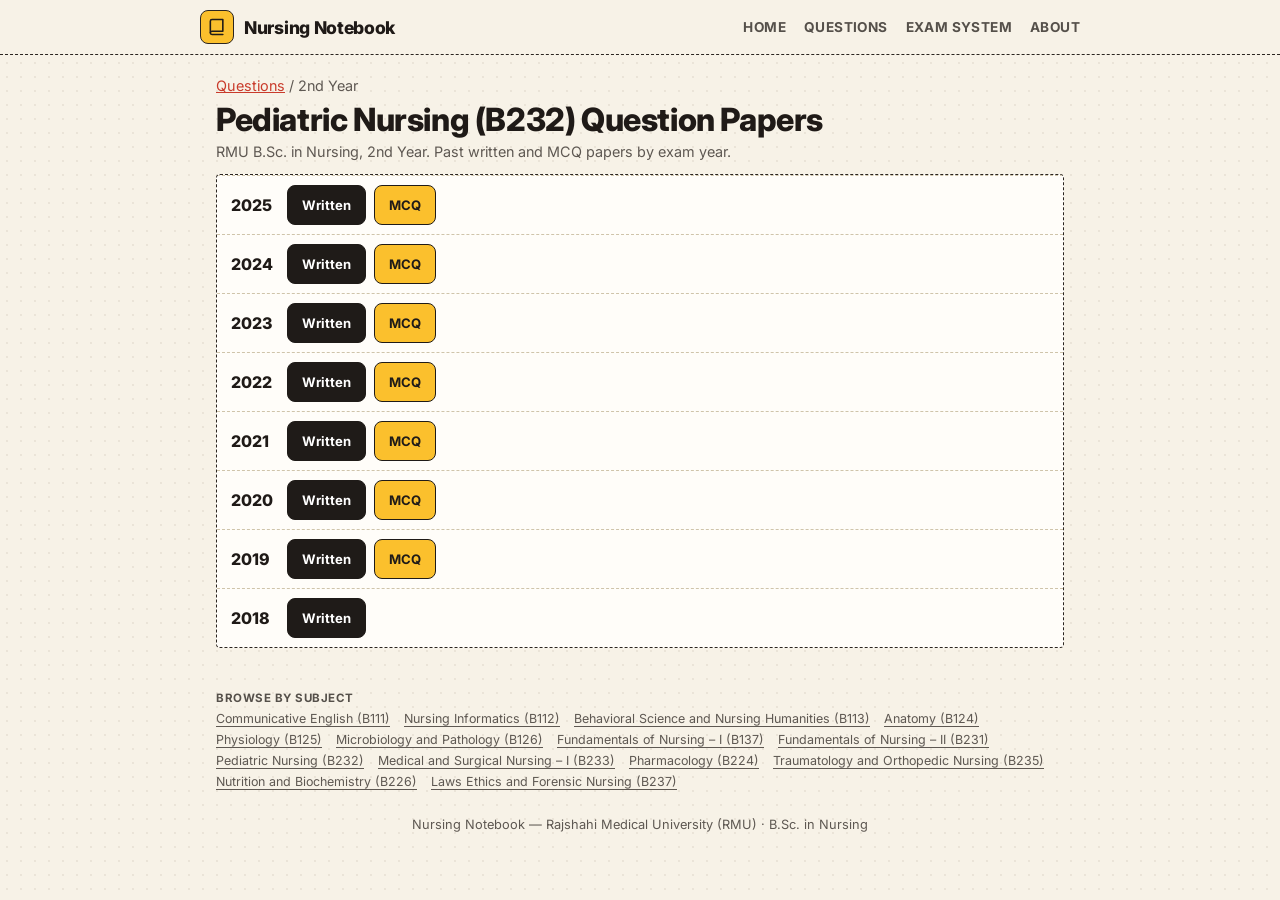
<file: subject/b232.html>
<!DOCTYPE html><html lang="en"><head><meta charset="UTF-8"><meta name="viewport" content="width=device-width,initial-scale=1,viewport-fit=cover"><meta name="theme-color" content="#f7f2e7">
<!--SEO--><title>Pediatric Nursing (B232) Question Papers | RMU B.Sc. Nursing | Nursing Notebook</title><meta name="description" content="Pediatric Nursing (B232) past question papers for RMU B.Sc. in Nursing, 2nd Year. Written and MCQ, 2018 to 2025."><link rel="canonical" href="https://nursing-notebook.vercel.app/subject/b232.html"><meta property="og:type" content="website"><meta property="og:site_name" content="Nursing Notebook"><meta property="og:title" content="Pediatric Nursing (B232) Question Papers | RMU B.Sc. Nursing | Nursing Notebook"><meta property="og:description" content="Pediatric Nursing (B232) past question papers for RMU B.Sc. in Nursing, 2nd Year. Written and MCQ, 2018 to 2025."><meta property="og:url" content="https://nursing-notebook.vercel.app/subject/b232.html"><meta name="twitter:card" content="summary"><!--/SEO--><link rel="preconnect" href="https://fonts.googleapis.com"><link rel="preconnect" href="https://fonts.gstatic.com" crossorigin><link href="https://fonts.googleapis.com/css2?family=Inter:wght@400;500;600;700;800&display=swap" rel="stylesheet"><link rel="stylesheet" href="../style.css"></head><body>
<header class="top"><div class="top-in"><a class="brand" href="../index.html#home"><span class="mark"><svg viewBox="0 0 24 24" width="20" height="20" fill="none" stroke="currentColor" stroke-width="1.9" stroke-linecap="round" stroke-linejoin="round" aria-hidden="true"><path d="M4 19V5a2 2 0 0 1 2-2h13v14H6a2 2 0 0 0-2 2z"/><path d="M4 19a2 2 0 0 0 2 2h13"/></svg></span>Nursing Notebook</a>
<nav class="dnav" aria-label="Main"><a href="../index.html#home">Home</a><a href="../index.html#questions">Questions</a><a href="../exam-system.html">Exam System</a><a href="../about.html">About</a></nav></div></header>
<main><div class="page"><p class="sub"><a href="../index.html#questions">Questions</a> / 2nd Year</p>
<h1 style="margin:6px 0 4px">Pediatric Nursing (B232) Question Papers</h1>
<p class="sub" style="margin-bottom:14px">RMU B.Sc. in Nursing, 2nd Year. Past written and MCQ papers by exam year.</p>
<div class="acc open"><div class="body"><div><div class="yr"><b>2025</b><div class="bt"><a class="pb" href="https://drive.google.com/file/d/1eUbNNjeVtGRuCnluCvrfoKcDUk463gg5/view?usp=drivesdk" target="_blank" rel="noopener noreferrer">Written</a><a class="pb m" href="https://drive.google.com/file/d/1xzPBeQ4gzuw_surDar2CI894KnOsj8CC/view?usp=drivesdk" target="_blank" rel="noopener noreferrer">MCQ</a></div></div><div class="yr"><b>2024</b><div class="bt"><a class="pb" href="https://drive.google.com/file/d/1BpBxvoX0eDr-6X5gFIu_JeDa7Xom-Y3q/view?usp=drivesdk" target="_blank" rel="noopener noreferrer">Written</a><a class="pb m" href="https://drive.google.com/file/d/1e7BdT4q9-pdjF89e7Q1isNzcMDENLlQY/view?usp=drivesdk" target="_blank" rel="noopener noreferrer">MCQ</a></div></div><div class="yr"><b>2023</b><div class="bt"><a class="pb" href="https://drive.google.com/file/d/16HBrvRTV9RiSOdnpdngFHtjlECka3G-k/view?usp=drivesdk" target="_blank" rel="noopener noreferrer">Written</a><a class="pb m" href="https://drive.google.com/file/d/1OQUcu0Z8W-w0Zyfo484pfkJVvzauwHpg/view?usp=drivesdk" target="_blank" rel="noopener noreferrer">MCQ</a></div></div><div class="yr"><b>2022</b><div class="bt"><a class="pb" href="https://drive.google.com/file/d/15oYEcFQrxl5e2seZ6QQxVUr9CZqA9B5L/view?usp=drivesdk" target="_blank" rel="noopener noreferrer">Written</a><a class="pb m" href="https://drive.google.com/file/d/1SbJu8qm8Y9B6sUDhSHRDBOZHKpAuQZnD/view?usp=drivesdk" target="_blank" rel="noopener noreferrer">MCQ</a></div></div><div class="yr"><b>2021</b><div class="bt"><a class="pb" href="https://drive.google.com/file/d/1rZx0QA-fLdD2K1rdZw1kvNOEJ6BaoRzn/view?usp=drivesdk" target="_blank" rel="noopener noreferrer">Written</a><a class="pb m" href="https://drive.google.com/file/d/1dKhqJ_g7grYkT_TGJ7a7EHSFWzk4aMID/view?usp=drivesdk" target="_blank" rel="noopener noreferrer">MCQ</a></div></div><div class="yr"><b>2020</b><div class="bt"><a class="pb" href="https://drive.google.com/file/d/1dUeYVoHVloNQDS8dan6TzzI0RGcfRWxW/view?usp=drivesdk" target="_blank" rel="noopener noreferrer">Written</a><a class="pb m" href="https://drive.google.com/file/d/14Y7UGB3T4Ahl0SfQO88FmWHF3c9CSCJS/view?usp=drivesdk" target="_blank" rel="noopener noreferrer">MCQ</a></div></div><div class="yr"><b>2019</b><div class="bt"><a class="pb" href="https://drive.google.com/file/d/1prDRKjK0CVvsIP2Us9V6CElc3Ui9TSLu/view?usp=drivesdk" target="_blank" rel="noopener noreferrer">Written</a><a class="pb m" href="https://drive.google.com/file/d/13J602KUczMU_eLY6cqua4f5r93xrGBvT/view?usp=drivesdk" target="_blank" rel="noopener noreferrer">MCQ</a></div></div><div class="yr"><b>2018</b><div class="bt"><a class="pb" href="https://drive.google.com/file/d/1eVTXnSezjlv8Dot1VQL6cD4uT3RPijsJ/view?usp=drivesdk" target="_blank" rel="noopener noreferrer">Written</a></div></div></div></div></div></div></main>
<!--SUBS--><nav class="sublinks" aria-label="Browse by subject"><b>Browse by subject</b><a href="../subject/b111.html">Communicative English (B111)</a><a href="../subject/b112.html">Nursing Informatics (B112)</a><a href="../subject/b113.html">Behavioral Science and Nursing Humanities (B113)</a><a href="../subject/b124.html">Anatomy (B124)</a><a href="../subject/b125.html">Physiology (B125)</a><a href="../subject/b126.html">Microbiology and Pathology (B126)</a><a href="../subject/b137.html">Fundamentals of Nursing – I (B137)</a><a href="../subject/b231.html">Fundamentals of Nursing – II (B231)</a><a href="../subject/b232.html">Pediatric Nursing (B232)</a><a href="../subject/b233.html">Medical and Surgical Nursing – I (B233)</a><a href="../subject/b224.html">Pharmacology (B224)</a><a href="../subject/b235.html">Traumatology and Orthopedic Nursing (B235)</a><a href="../subject/b226.html">Nutrition and Biochemistry (B226)</a><a href="../subject/b237.html">Laws Ethics and Forensic Nursing (B237)</a></nav><!--/SUBS-->
<footer>Nursing Notebook — Rajshahi Medical University (RMU) · B.Sc. in Nursing</footer>
<nav class="bnav" aria-label="Main"><a href="../index.html#home" data-r="home"><span><svg viewBox="0 0 24 24" width="22" height="22" fill="none" stroke="currentColor" stroke-width="1.9" stroke-linecap="round" stroke-linejoin="round" aria-hidden="true"><path d="M3 11l9-8 9 8"/><path d="M5 10v10h14V10"/><path d="M10 20v-6h4v6"/></svg></span>Home</a><a href="../index.html#questions" data-r="questions"><span><svg viewBox="0 0 24 24" width="22" height="22" fill="none" stroke="currentColor" stroke-width="1.9" stroke-linecap="round" stroke-linejoin="round" aria-hidden="true"><path d="M14 3H6a1 1 0 0 0-1 1v16a1 1 0 0 0 1 1h12a1 1 0 0 0 1-1V8z"/><path d="M14 3v5h5"/><path d="M9 13h6M9 17h6"/></svg></span>Questions</a><a href="../exam-system.html"><span><svg viewBox="0 0 24 24" width="22" height="22" fill="none" stroke="currentColor" stroke-width="1.9" stroke-linecap="round" stroke-linejoin="round" aria-hidden="true"><rect x="6" y="4" width="12" height="17" rx="2"/><path d="M9 4h6v3H9z"/><path d="M9.5 14l2 2 3.5-4"/></svg></span>Exam</a><a href="../about.html"><span><svg viewBox="0 0 24 24" width="22" height="22" fill="none" stroke="currentColor" stroke-width="1.9" stroke-linecap="round" stroke-linejoin="round" aria-hidden="true"><circle cx="12" cy="12" r="9"/><path d="M12 11v5"/><path d="M12 8h.01"/></svg></span>About</a></nav></body></html>
</file>
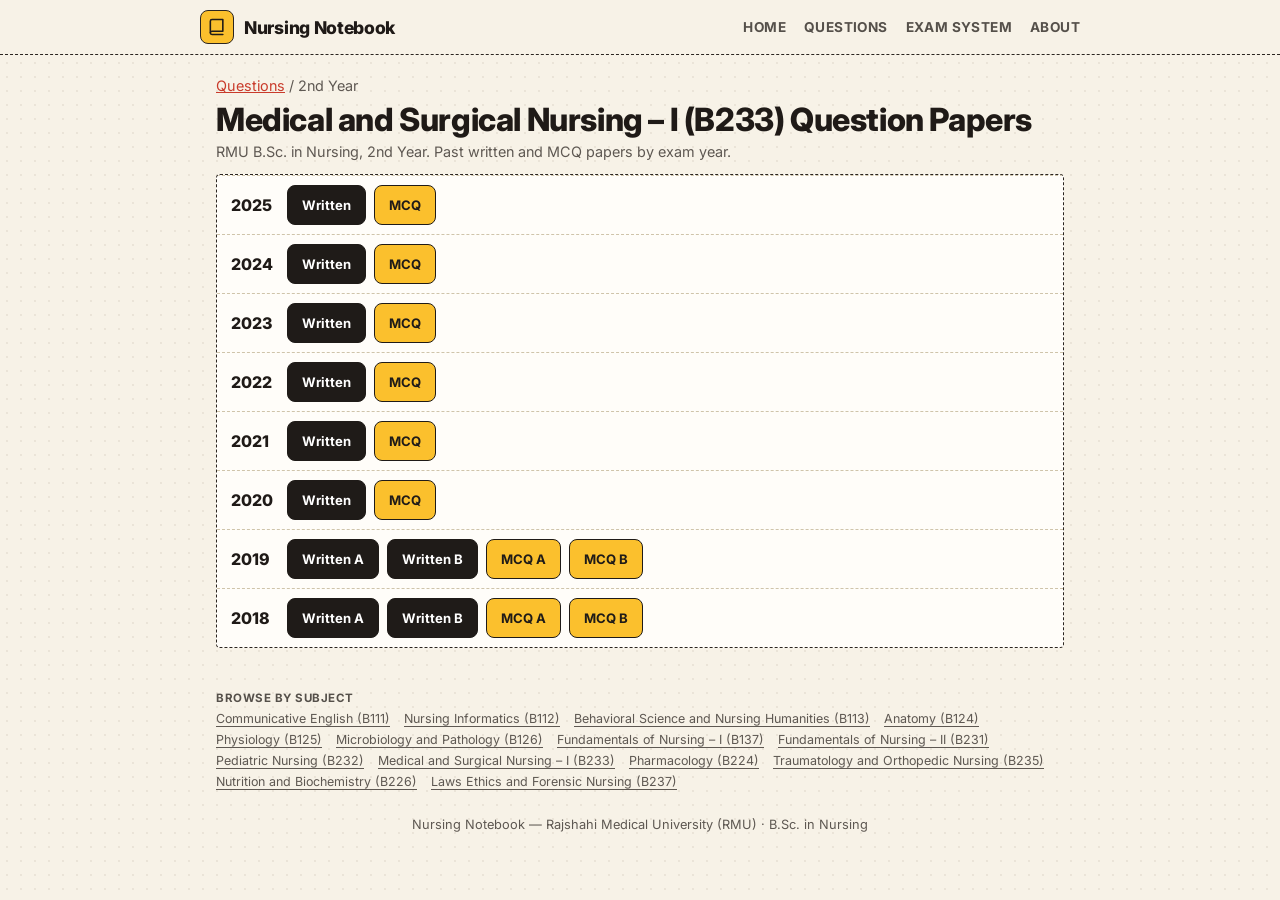
<file: subject/b233.html>
<!DOCTYPE html><html lang="en"><head><meta charset="UTF-8"><meta name="viewport" content="width=device-width,initial-scale=1,viewport-fit=cover"><meta name="theme-color" content="#f7f2e7">
<!--SEO--><title>Medical and Surgical Nursing – I (B233) Question Papers | RMU B.Sc. Nursing | Nursing Notebook</title><meta name="description" content="Medical and Surgical Nursing – I (B233) past question papers for RMU B.Sc. in Nursing, 2nd Year. Written and MCQ, 2018 to 2025."><link rel="canonical" href="https://nursing-notebook.vercel.app/subject/b233.html"><meta property="og:type" content="website"><meta property="og:site_name" content="Nursing Notebook"><meta property="og:title" content="Medical and Surgical Nursing – I (B233) Question Papers | RMU B.Sc. Nursing | Nursing Notebook"><meta property="og:description" content="Medical and Surgical Nursing – I (B233) past question papers for RMU B.Sc. in Nursing, 2nd Year. Written and MCQ, 2018 to 2025."><meta property="og:url" content="https://nursing-notebook.vercel.app/subject/b233.html"><meta name="twitter:card" content="summary"><!--/SEO--><link rel="preconnect" href="https://fonts.googleapis.com"><link rel="preconnect" href="https://fonts.gstatic.com" crossorigin><link href="https://fonts.googleapis.com/css2?family=Inter:wght@400;500;600;700;800&display=swap" rel="stylesheet"><link rel="stylesheet" href="../style.css"></head><body>
<header class="top"><div class="top-in"><a class="brand" href="../index.html#home"><span class="mark"><svg viewBox="0 0 24 24" width="20" height="20" fill="none" stroke="currentColor" stroke-width="1.9" stroke-linecap="round" stroke-linejoin="round" aria-hidden="true"><path d="M4 19V5a2 2 0 0 1 2-2h13v14H6a2 2 0 0 0-2 2z"/><path d="M4 19a2 2 0 0 0 2 2h13"/></svg></span>Nursing Notebook</a>
<nav class="dnav" aria-label="Main"><a href="../index.html#home">Home</a><a href="../index.html#questions">Questions</a><a href="../exam-system.html">Exam System</a><a href="../about.html">About</a></nav></div></header>
<main><div class="page"><p class="sub"><a href="../index.html#questions">Questions</a> / 2nd Year</p>
<h1 style="margin:6px 0 4px">Medical and Surgical Nursing – I (B233) Question Papers</h1>
<p class="sub" style="margin-bottom:14px">RMU B.Sc. in Nursing, 2nd Year. Past written and MCQ papers by exam year.</p>
<div class="acc open"><div class="body"><div><div class="yr"><b>2025</b><div class="bt"><a class="pb" href="https://drive.google.com/file/d/1euAF0_9-QPDLHm0z1G8DfCnNM2WAxDR5/view?usp=drivesdk" target="_blank" rel="noopener noreferrer">Written</a><a class="pb m" href="https://drive.google.com/file/d/1JYiIo0uJP6dlMmHHiDqr0UnckJCeE5QS/view?usp=drivesdk" target="_blank" rel="noopener noreferrer">MCQ</a></div></div><div class="yr"><b>2024</b><div class="bt"><a class="pb" href="https://drive.google.com/file/d/1pyCU8n07n1q8mBCmy983FoqOqs99y0zV/view?usp=drivesdk" target="_blank" rel="noopener noreferrer">Written</a><a class="pb m" href="https://drive.google.com/file/d/1vqbVPXn1CFaHQOu_uKwpC2GM1RhTAur4/view?usp=drivesdk" target="_blank" rel="noopener noreferrer">MCQ</a></div></div><div class="yr"><b>2023</b><div class="bt"><a class="pb" href="https://drive.google.com/file/d/1sUWdAmV9Dnw31E30PjMYmwbQyFAVkP5M/view?usp=drivesdk" target="_blank" rel="noopener noreferrer">Written</a><a class="pb m" href="https://drive.google.com/file/d/1SWwS9HYBYl5lCAk5YFpqLYQg1WRuPGUe/view?usp=drivesdk" target="_blank" rel="noopener noreferrer">MCQ</a></div></div><div class="yr"><b>2022</b><div class="bt"><a class="pb" href="https://drive.google.com/file/d/1JOp6rVykxDtJIT6xZuoG1n2ozfhX0hhU/view?usp=drivesdk" target="_blank" rel="noopener noreferrer">Written</a><a class="pb m" href="https://drive.google.com/file/d/1oxyDaieCXNiqw706MZcD21En3nPalDrP/view?usp=drivesdk" target="_blank" rel="noopener noreferrer">MCQ</a></div></div><div class="yr"><b>2021</b><div class="bt"><a class="pb" href="https://drive.google.com/file/d/1D77G78Ea0mG1n9SvnhCx4lgjBs_I7kOZ/view?usp=drivesdk" target="_blank" rel="noopener noreferrer">Written</a><a class="pb m" href="https://drive.google.com/file/d/1naCIOXj6wZOktyMq2fJTbhjIStBdQNPy/view?usp=drivesdk" target="_blank" rel="noopener noreferrer">MCQ</a></div></div><div class="yr"><b>2020</b><div class="bt"><a class="pb" href="https://drive.google.com/file/d/1MkcGVbIdAvEfWLUhPnDBN40-oroMOz_S/view?usp=drivesdk" target="_blank" rel="noopener noreferrer">Written</a><a class="pb m" href="https://drive.google.com/file/d/1IEBwB7e-zSfTkjVSjK8HWlb4iACGCfDS/view?usp=drivesdk" target="_blank" rel="noopener noreferrer">MCQ</a></div></div><div class="yr"><b>2019</b><div class="bt"><a class="pb" href="https://drive.google.com/file/d/1RlCTbse8za22ZPtNC2LUFrEMTWnWWGrd/view?usp=drivesdk" target="_blank" rel="noopener noreferrer">Written A</a><a class="pb" href="https://drive.google.com/file/d/1DSZ48BXeImpYMbCSkxvgNaGIUtVjSjuL/view?usp=drivesdk" target="_blank" rel="noopener noreferrer">Written B</a><a class="pb m" href="https://drive.google.com/file/d/11Nlwqhc5bMcinWZsZ0EPmn346kQvVthw/view?usp=drivesdk" target="_blank" rel="noopener noreferrer">MCQ A</a><a class="pb m" href="https://drive.google.com/file/d/1Y0GeN479GWywTLNktvc2GoRHFH1-5aNh/view?usp=drivesdk" target="_blank" rel="noopener noreferrer">MCQ B</a></div></div><div class="yr"><b>2018</b><div class="bt"><a class="pb" href="https://drive.google.com/file/d/1sfQcUEpE1ejwxmvAwgLS4ZWH0wjMyV31/view?usp=drivesdk" target="_blank" rel="noopener noreferrer">Written A</a><a class="pb" href="https://drive.google.com/file/d/1M7T1YG87_uCa25wjX-f4txbL-qw_HWi8/view?usp=drivesdk" target="_blank" rel="noopener noreferrer">Written B</a><a class="pb m" href="https://drive.google.com/file/d/1yykGRH-dAayyrrpacWvNeRJthIHSMsqE/view?usp=drivesdk" target="_blank" rel="noopener noreferrer">MCQ A</a><a class="pb m" href="https://drive.google.com/file/d/1rpB7vB8XsW2nYqZrX_Fr-qX-OJd03JEC/view?usp=drivesdk" target="_blank" rel="noopener noreferrer">MCQ B</a></div></div></div></div></div></div></main>
<!--SUBS--><nav class="sublinks" aria-label="Browse by subject"><b>Browse by subject</b><a href="../subject/b111.html">Communicative English (B111)</a><a href="../subject/b112.html">Nursing Informatics (B112)</a><a href="../subject/b113.html">Behavioral Science and Nursing Humanities (B113)</a><a href="../subject/b124.html">Anatomy (B124)</a><a href="../subject/b125.html">Physiology (B125)</a><a href="../subject/b126.html">Microbiology and Pathology (B126)</a><a href="../subject/b137.html">Fundamentals of Nursing – I (B137)</a><a href="../subject/b231.html">Fundamentals of Nursing – II (B231)</a><a href="../subject/b232.html">Pediatric Nursing (B232)</a><a href="../subject/b233.html">Medical and Surgical Nursing – I (B233)</a><a href="../subject/b224.html">Pharmacology (B224)</a><a href="../subject/b235.html">Traumatology and Orthopedic Nursing (B235)</a><a href="../subject/b226.html">Nutrition and Biochemistry (B226)</a><a href="../subject/b237.html">Laws Ethics and Forensic Nursing (B237)</a></nav><!--/SUBS-->
<footer>Nursing Notebook — Rajshahi Medical University (RMU) · B.Sc. in Nursing</footer>
<nav class="bnav" aria-label="Main"><a href="../index.html#home" data-r="home"><span><svg viewBox="0 0 24 24" width="22" height="22" fill="none" stroke="currentColor" stroke-width="1.9" stroke-linecap="round" stroke-linejoin="round" aria-hidden="true"><path d="M3 11l9-8 9 8"/><path d="M5 10v10h14V10"/><path d="M10 20v-6h4v6"/></svg></span>Home</a><a href="../index.html#questions" data-r="questions"><span><svg viewBox="0 0 24 24" width="22" height="22" fill="none" stroke="currentColor" stroke-width="1.9" stroke-linecap="round" stroke-linejoin="round" aria-hidden="true"><path d="M14 3H6a1 1 0 0 0-1 1v16a1 1 0 0 0 1 1h12a1 1 0 0 0 1-1V8z"/><path d="M14 3v5h5"/><path d="M9 13h6M9 17h6"/></svg></span>Questions</a><a href="../exam-system.html"><span><svg viewBox="0 0 24 24" width="22" height="22" fill="none" stroke="currentColor" stroke-width="1.9" stroke-linecap="round" stroke-linejoin="round" aria-hidden="true"><rect x="6" y="4" width="12" height="17" rx="2"/><path d="M9 4h6v3H9z"/><path d="M9.5 14l2 2 3.5-4"/></svg></span>Exam</a><a href="../about.html"><span><svg viewBox="0 0 24 24" width="22" height="22" fill="none" stroke="currentColor" stroke-width="1.9" stroke-linecap="round" stroke-linejoin="round" aria-hidden="true"><circle cx="12" cy="12" r="9"/><path d="M12 11v5"/><path d="M12 8h.01"/></svg></span>About</a></nav></body></html>
</file>
<file: style.css>
:root{--ink:#1f1a17;--soft:#5e5852;--teal:#1f1b18;--dark:#1f1a17;--sage:#efe6d0;--bg:#f7f2e7;--amber:#fbc02d;--line:#cfc4aa;--white:#fffdf9;--red:#c93b2b;--bd:#2b2520;--r:6px}
*{box-sizing:border-box;-webkit-tap-highlight-color:transparent}
html{scroll-behavior:smooth}
body{margin:0;font-family:Inter,system-ui,-apple-system,sans-serif;color:var(--ink);background:var(--bg);background-image:radial-gradient(rgba(60,40,10,.07) 1px,transparent 1.2px);background-size:14px 14px;padding-bottom:78px;overflow-x:hidden}
h1,h2,h3{font-family:Inter,system-ui,sans-serif;font-weight:800;letter-spacing:-.4px;margin:0;color:var(--ink)}
button{font:inherit;cursor:pointer;border:0;background:none;color:inherit}
a{color:var(--red)}
:focus-visible{outline:2px solid var(--red);outline-offset:2px}
.top{position:sticky;top:0;z-index:20;background:var(--bg);color:var(--ink);padding:calc(10px + env(safe-area-inset-top)) 16px 10px;border-bottom:1.5px dashed var(--bd)}
.top-in{max-width:880px;margin:0 auto;display:flex;align-items:center;justify-content:space-between}
.brand{display:flex;align-items:center;gap:10px;font-weight:800;font-size:1.1rem;letter-spacing:-.3px;color:var(--ink);text-decoration:none}
.mark{width:34px;height:34px;border-radius:8px;background:var(--amber);border:1.5px solid var(--bd);display:grid;place-items:center}
.dnav{display:none;gap:18px}.dnav a{color:#55504a;text-decoration:none;font-size:.85rem;font-weight:700;letter-spacing:.4px;text-transform:uppercase}.dnav a.on,.dnav a:hover{color:var(--red);text-decoration:underline;text-underline-offset:4px}
main{max-width:880px;margin:0 auto;padding:18px 16px 24px;min-height:70vh}
.page{animation:pg .4s cubic-bezier(.2,.8,.2,1)}
@keyframes pg{from{opacity:0;transform:translateY(14px)}}
.rv{opacity:0;transform:translateY(18px);transition:opacity .5s,transform .5s;transition-delay:calc(var(--i,0)*60ms)}
.rv.in{opacity:1;transform:none}
.hero{background:var(--white);color:var(--ink);border:1.5px dashed var(--bd);border-radius:4px;padding:26px 18px 22px;display:grid;gap:10px;position:relative;text-align:center;justify-items:center}
.hero:after{content:"\2702";position:absolute;top:-13px;right:22px;background:var(--bg);padding:0 4px;font-size:1.1rem;line-height:1}
.hero h1{font-size:1.8rem;line-height:1.15}
.hero p{margin:0;color:var(--soft);line-height:1.55;font-size:.95rem;max-width:520px}
.lot{display:none}
.cta{display:inline-flex;align-items:center;justify-content:center;gap:8px;background:var(--amber);color:#1f1b18;border:1.5px solid #1f1b18;font-weight:700;padding:12px 22px;border-radius:8px;text-decoration:none;min-height:44px;transition:transform .12s;box-shadow:3px 3px 0 #1f1b18}
.cta:active{transform:translate(2px,2px);box-shadow:1px 1px 0 #1f1b18}
.stats{display:grid;grid-template-columns:repeat(3,1fr);gap:10px;margin:18px 0}
.stat{background:var(--white);border:1.5px dashed var(--bd);border-radius:4px;padding:12px 6px;text-align:center}
.stat b{display:block;font-size:1.5rem;font-weight:800;color:var(--ink)}.stat span{font-size:.72rem;color:var(--soft);font-weight:600;letter-spacing:.3px;text-transform:uppercase}
.sec{margin:28px 0 12px;font-size:.9rem;text-transform:uppercase;letter-spacing:.6px;color:#55504a}
.sub{color:var(--soft);font-size:.9rem;margin:4px 0 0}
.yg{display:grid;grid-template-columns:1fr 1fr;gap:12px}
.yc,.big{border:1.5px dashed var(--bd);border-radius:4px;color:var(--ink)}
.yc{padding:16px 14px;text-decoration:none;text-align:left;display:flex;flex-direction:column;gap:18px;min-height:104px;transition:transform .15s}
.yc:active{transform:scale(.97)}
.yc b{font-size:1.15rem;font-weight:800}.yc small{font-weight:600;color:#3d3630}
.y0{background:#ffe08a}.y1{background:#f6b8a8}.y2{background:#bfe3cf}.y3{background:#c9d4f2}
.steps{display:grid;gap:10px}
.step{display:flex;gap:12px;align-items:center;background:var(--white);border:1.5px dashed var(--bd);border-radius:4px;padding:14px;font-weight:600}
.step i{font-style:normal;width:34px;height:34px;border-radius:50%;background:#1f1b18;color:#fff;display:grid;place-items:center;font-weight:800;flex-shrink:0}
.tabs{display:flex;gap:6px;background:var(--sage);border:1.5px solid var(--bd);padding:5px;border-radius:10px;position:sticky;top:calc(54px + env(safe-area-inset-top));z-index:10;margin-bottom:12px}
.tabs button{flex:1;padding:10px 4px;border-radius:6px;font-weight:700;font-size:.85rem;color:var(--soft);transition:.2s}
.tabs button.on{background:#1f1b18;color:#fff}
.search{width:100%;padding:13px 16px;border-radius:8px;border:1.5px solid var(--bd);font:inherit;background:var(--white);margin-bottom:12px}
.search:focus{outline:2px solid var(--red)}
.acc{background:var(--white);border:1.5px dashed var(--bd);border-radius:4px;margin-bottom:10px;overflow:hidden;animation:pg .35s both;animation-delay:calc(var(--i,0)*45ms)}
.acc>button{width:100%;display:flex;align-items:center;gap:10px;padding:15px 14px;text-align:left}
.acc .nm{flex:1;font-weight:700}.acc .cd{font-size:.76rem;color:var(--soft);display:block;font-weight:500}
.pill{font-size:.72rem;font-weight:800;padding:3px 9px;border-radius:20px;white-space:nowrap;border:1.5px solid var(--bd)}
.live{background:#bfe3cf;color:var(--ink)}.nw{background:#c9d4f2;color:var(--ink)}.soon{background:#ffe08a;color:var(--ink)}
.chev{transition:transform .25s;color:var(--soft)}.acc.open .chev{transform:rotate(90deg)}
.body{display:grid;grid-template-rows:0fr;transition:grid-template-rows .3s}.acc.open .body{grid-template-rows:1fr}
.body>div{overflow:hidden}
.yr{display:flex;align-items:center;gap:8px;padding:9px 14px;border-top:1px dashed var(--line)}
.yr b{width:48px;font-weight:800;color:var(--ink)}
.yr .bt{display:flex;gap:8px;flex-wrap:wrap;flex:1}
.pb{padding:9px 14px;border-radius:8px;background:#1f1b18;color:#fff;text-decoration:none;font-weight:700;font-size:.82rem;min-height:40px;display:inline-flex;align-items:center;border:1.5px solid #1f1b18;transition:transform .12s}
.pb:active{transform:scale(.94)}.pb.m{background:var(--amber);color:#1f1b18}
.na{font-size:.8rem;color:#948a78}
.empty{text-align:center;padding:20px;color:var(--soft)}
.card{background:var(--white);border:1.5px dashed var(--bd);border-radius:4px;padding:16px;margin-bottom:12px}
.tw{overflow-x:auto;border-radius:4px;border:1.5px dashed var(--bd);background:var(--white)}
table{border-collapse:collapse;width:100%;font-size:.85rem;min-width:420px}th,td{padding:10px 12px;text-align:left;border-bottom:1px solid var(--line)}th{background:var(--sage)}
.g4{display:grid;grid-template-columns:1fr 1fr;gap:10px;margin:14px 0}
.big{padding:14px}.big b{display:block;font-size:1.5rem;font-weight:800}.big span{font-size:.78rem;font-weight:600}
.donate{margin-top:26px;background:var(--white);border:1.5px dashed var(--bd);border-radius:4px;padding:20px;position:relative}
.donate h2{font-size:1.1rem}.donate p{color:var(--soft);line-height:1.55}
.pay{display:flex;gap:10px;align-items:center;flex-wrap:wrap;justify-content:space-between;background:#ffe08a;border:1.5px solid var(--bd);border-radius:8px;padding:12px 14px;font-weight:700}
.pay code{font-size:1.15rem;letter-spacing:.06em;font-weight:800}
.copy{background:#1f1b18;color:#fff;padding:9px 18px;border-radius:6px;font-weight:700;min-height:40px}
.soc{display:flex;gap:10px;flex-wrap:wrap;margin-top:14px}
.soc a{background:var(--white);color:var(--ink);border:1.5px solid #1f1b18;text-decoration:none;padding:10px 14px;border-radius:8px;font-size:.88rem;font-weight:700}
details.f{background:var(--white);border:1.5px dashed var(--bd);border-radius:4px;padding:12px 14px;margin-bottom:8px}
details.f summary{cursor:pointer;font-weight:700}details.f p{color:var(--soft);line-height:1.6;margin:8px 0 0}
.bnav{position:fixed;left:0;right:0;bottom:0;z-index:30;background:var(--bg);border-top:1.5px dashed var(--bd);display:flex;padding:6px 6px calc(6px + env(safe-area-inset-bottom))}
.bnav a{flex:1;display:flex;flex-direction:column;align-items:center;gap:2px;padding:6px 0;font-size:.7rem;font-weight:600;color:var(--soft);text-decoration:none;border-radius:8px;transition:.2s}
.bnav a span{display:grid;place-items:center;height:24px}.mark svg{display:block;color:#1f1b18}.b-cof svg{flex-shrink:0}
.bnav a.on{color:var(--red);font-weight:800;background:var(--sage)}
.toast{position:fixed;left:50%;bottom:96px;transform:translate(-50%,20px);background:#1f1b18;color:#fff;padding:10px 18px;border-radius:8px;opacity:0;transition:.25s;z-index:40;pointer-events:none}
.toast.show{opacity:1;transform:translate(-50%,0)}
footer{text-align:center;font-size:.8rem;color:var(--soft);padding:10px 16px 20px}
@media(min-width:760px){body{padding-bottom:0}.bnav{display:none}.dnav{display:flex}.hero{padding:36px}.hero h1{font-size:2.3rem}.yg{grid-template-columns:repeat(4,1fr)}.steps{grid-template-columns:repeat(3,1fr)}.g4{grid-template-columns:repeat(4,1fr)}.toast{bottom:30px}}
@media(prefers-reduced-motion:reduce){*,*:before,*:after{animation:none!important;transition:none!important}.rv{opacity:1;transform:none}}
.pdf{width:100%;height:70vh;min-height:420px;border:1px solid var(--line);border-radius:12px;background:#f3f3f3}
.dot{display:inline-block;width:8px;height:8px;border-radius:50%;margin-right:6px;background:#2a9d8f;border:1px solid #1f1b18}.dot.c2{background:#fbc02d}.dot.c3{background:#c9d4f2}
.acc .cd{font-size:.76rem}
.sum{display:grid;grid-template-columns:1fr 1fr;gap:10px;margin:12px 0}.sum div{background:var(--white);border:1.5px dashed var(--bd);border-radius:4px;padding:10px 12px;font-size:.82rem;color:var(--soft)}.sum b{display:block;color:var(--dark);font-size:.95rem}
.rules{display:grid;gap:10px}.rule{background:var(--white);border:1px solid var(--line);border-left:4px solid #1f1b18;border-radius:0 6px 6px 0;padding:12px 14px;font-size:.9rem;line-height:1.5}.rule b{color:var(--dark)}
.cat{font-size:.7rem;font-weight:700;padding:2px 8px;border-radius:20px;background:#bfe3cf;color:var(--ink)}.cat.c2{background:#ffe08a}.cat.c3{background:#c9d4f2}
.pdfbar{display:flex;gap:10px;flex-wrap:wrap}.pdfbar button,.pdfbar a{flex:1;min-width:140px;text-align:center}

/* About page */
.ab{max-width:440px;margin:0 auto;text-align:center}
.ab-t{font-size:2rem;font-weight:800;letter-spacing:-.5px;margin-bottom:6px}
.ab-tag{color:var(--soft);line-height:1.4;margin:0 0 22px}
.ab-q{border-top:1px solid rgba(0,0,0,.1);padding-top:16px;margin-bottom:26px}
.ab-qt{font-family:'Playfair Display',Georgia,serif;font-style:italic;font-weight:600;font-size:1.15rem;margin-bottom:4px}
.ab-qs{font-size:.85rem;color:var(--soft)}
.coupon{border:1.5px dashed var(--bd);border-radius:4px;padding:24px 16px 18px;position:relative;background:var(--white);margin-bottom:26px}
.scis{position:absolute;top:-12px;right:22px;background:var(--bg);padding:0 4px;font-size:1.1rem;line-height:1}
.ab-bio{font-size:.95rem;line-height:1.55;font-weight:500;margin:0 0 18px}
.ab-row{display:flex;gap:10px;margin-bottom:12px}
.b-dark,.b-out{flex:1;padding:11px 12px;border-radius:8px;font-weight:700;text-decoration:none;font-size:.95rem;display:inline-flex;justify-content:center;align-items:center;min-height:44px;border:1.5px solid #1f1b18;transition:transform .12s}
.b-dark{background:#1f1b18;color:#fff}.b-out{background:var(--white);color:#1f1b18}
.b-dark:active,.b-out:active{transform:scale(.96)}
.b-cof{display:flex;align-items:center;justify-content:center;gap:6px;width:100%;background:var(--amber);border:1.5px solid #1f1b18;padding:11px;border-radius:8px;font-weight:700;color:#1f1b18;min-height:44px}
.dsec{display:none;margin-top:12px}.dsec.show{display:block;animation:pg .25s}
.sdiv{border-top:1px dashed var(--line);margin:14px 0}
.ab-note{font-size:.88rem;font-weight:500;color:var(--soft);margin:0 0 12px}
.sm{display:flex;align-items:center;justify-content:center;gap:10px;flex-wrap:wrap}
.sm-l{font-size:.9rem;font-weight:700}
.npill{border:2px solid #1f1b18;border-radius:8px;padding:6px 12px;font-size:1.1rem;font-weight:800;letter-spacing:.5px;background:#fff;display:inline-flex;align-items:center;gap:8px}
.cbtn{background:#1f1b18;color:#fff;border-radius:6px;padding:6px 10px;font-size:.78rem;font-weight:600;min-height:32px}
.cnote{display:block;font-size:.75rem;color:#166534;font-weight:600;margin-top:6px;opacity:0;transition:opacity .2s}.cnote.on{opacity:1}
.purpose{text-align:left;background:var(--sage);border-left:3px solid #1f1b18;padding:12px 14px;margin-bottom:20px;border-radius:0 6px 6px 0}
.pt{font-size:.85rem;font-weight:800;text-transform:uppercase;letter-spacing:.5px;margin-bottom:4px}
.purpose p,.purpose li{font-size:.9rem;color:var(--soft);line-height:1.5;margin:0}.purpose ul{padding-left:18px;margin:0}.purpose li{margin:3px 0}
.faq{text-align:left;margin-bottom:26px}
.links{display:flex;flex-direction:column;gap:14px;margin-top:6px}
.lr{display:flex;justify-content:center;align-items:center;gap:12px;font-size:.95rem;flex-wrap:wrap}
.ll{font-weight:800;letter-spacing:.8px;color:#55504a;font-size:.8rem}
.lt{color:var(--red);text-decoration:underline;text-underline-offset:3px;font-weight:600}

/* Crawlable subject links */
.sublinks{max-width:880px;margin:0 auto;padding:6px 16px 18px;display:flex;flex-wrap:wrap;gap:6px 14px;font-size:.78rem}
.sublinks b{width:100%;font-size:.72rem;text-transform:uppercase;letter-spacing:.5px;color:#55504a}
.sublinks a{color:var(--soft);text-underline-offset:3px}
</file>
